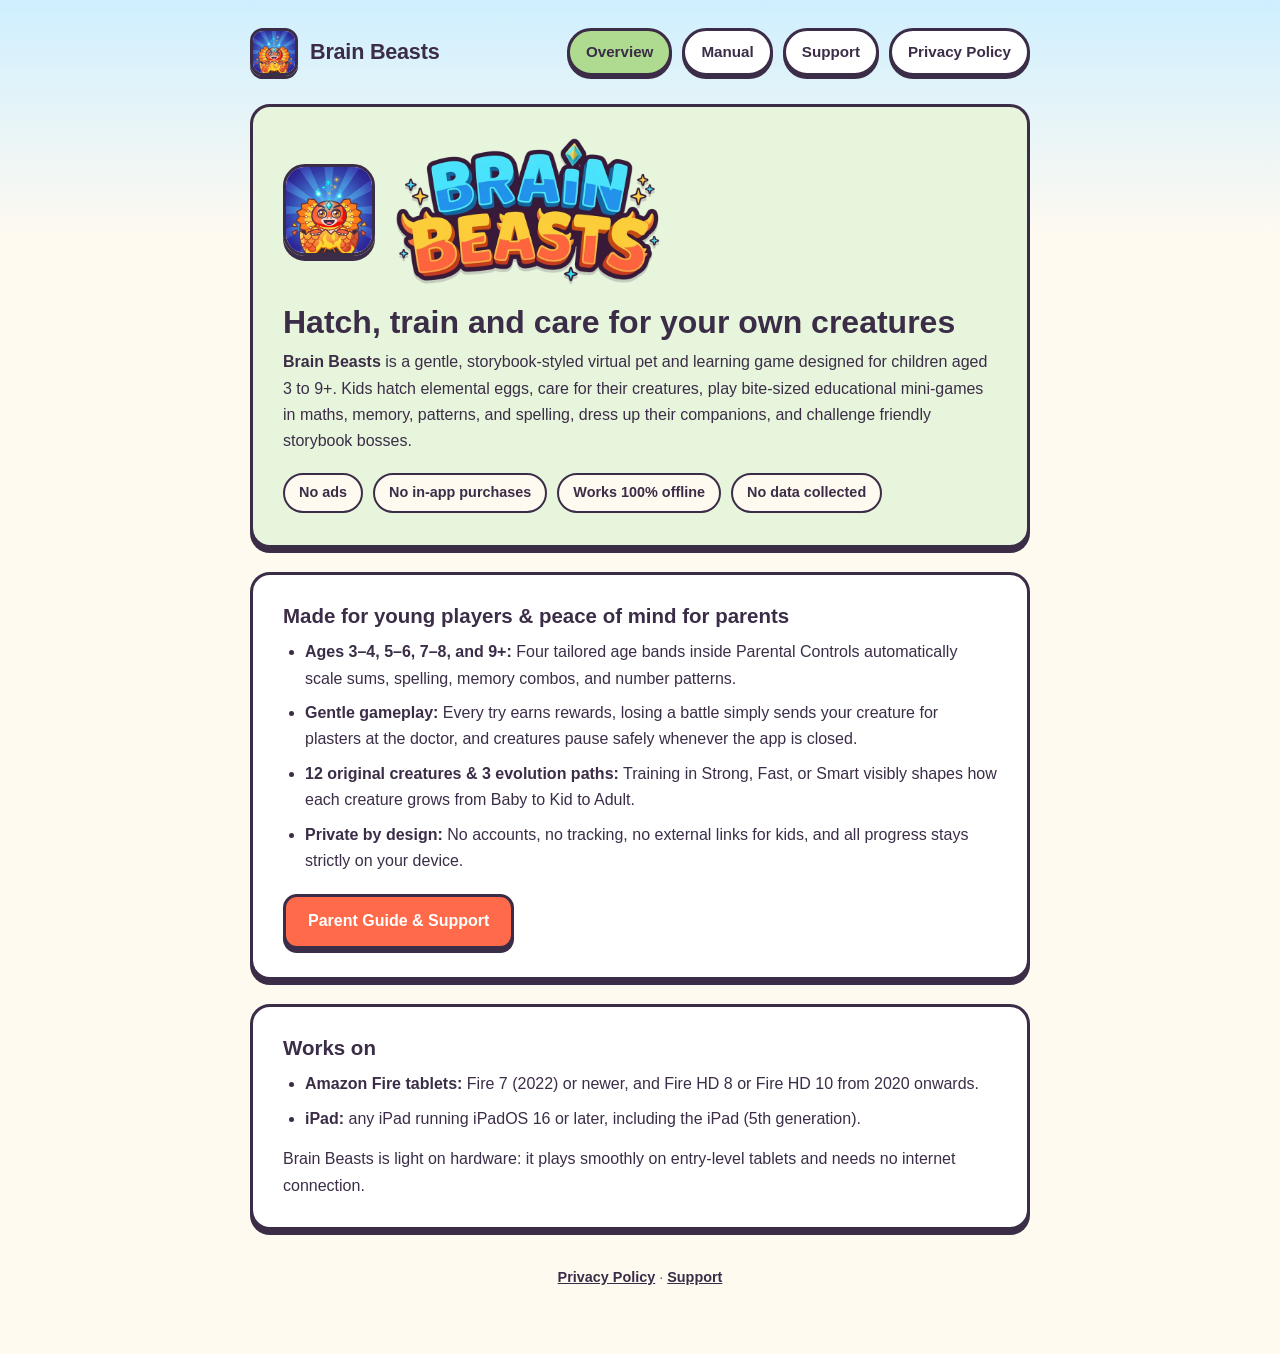
<file: index.html>
<!DOCTYPE html>
<html lang="en-AU">
<head>
  <meta charset="utf-8">
  <meta name="viewport" content="width=device-width, initial-scale=1">
  <title>Brain Beasts — Offline Kids' Pet &amp; Learning Game</title>
  <link rel="icon" type="image/png" href="icon.png">
  <link rel="apple-touch-icon" href="icon.png">
  <meta property="og:title" content="Brain Beasts — Offline Kids' Pet &amp; Learning Game">
  <meta property="og:description" content="Hatch elemental eggs, train your creatures with bite-sized maths, memory, patterns, and spelling games, and explore 100% offline with no ads or data collection.">
  <meta property="og:image" content="https://jlw-na.github.io/brain-beasts/icon.png">
  <link rel="stylesheet" href="style.css">
</head>
<body>
  <div class="wrap">
    <header class="site-header">
      <a class="brand" href="index.html">
        <img class="brand-icon" src="icon.png" alt="">
        <span>Brain Beasts</span>
      </a>
      <nav class="site-nav" aria-label="Main">
        <a href="index.html" class="active">Overview</a>
        <a href="manual.html">Manual</a>
        <a href="support.html">Support</a>
        <a href="privacy.html">Privacy Policy</a>
      </nav>
    </header>

    <main>
      <section class="card highlight">
        <div class="hero-brand">
          <img class="hero-icon" src="icon.png" alt="Brain Beasts app icon featuring Ember">
          <img class="hero-wordmark" src="wordmark.png" alt="Brain Beasts">
        </div>
        <h1>Hatch, train and care for your own creatures</h1>
        <p>
          <strong>Brain Beasts</strong> is a gentle, storybook-styled virtual pet and learning game
          designed for children aged 3 to 9+. Kids hatch elemental eggs, care for their creatures,
          play bite-sized educational mini-games in maths, memory, patterns, and spelling, dress up
          their companions, and challenge friendly storybook bosses.
        </p>
        <div class="pill-row">
          <span class="pill">No ads</span>
          <span class="pill">No in-app purchases</span>
          <span class="pill">Works 100% offline</span>
          <span class="pill">No data collected</span>
        </div>
      </section>

      <section class="card">
        <h2>Made for young players &amp; peace of mind for parents</h2>
        <ul>
          <li><strong>Ages 3–4, 5–6, 7–8, and 9+:</strong> Four tailored age bands inside Parental Controls automatically scale sums, spelling, memory combos, and number patterns.</li>
          <li><strong>Gentle gameplay:</strong> Every try earns rewards, losing a battle simply sends your creature for plasters at the doctor, and creatures pause safely whenever the app is closed.</li>
          <li><strong>12 original creatures &amp; 3 evolution paths:</strong> Training in Strong, Fast, or Smart visibly shapes how each creature grows from Baby to Kid to Adult.</li>
          <li><strong>Private by design:</strong> No accounts, no tracking, no external links for kids, and all progress stays strictly on your device.</li>
        </ul>
        <a class="btn" href="support.html">Parent Guide &amp; Support</a>
      </section>

      <section class="card">
        <h2>Works on</h2>
        <ul>
          <li><strong>Amazon Fire tablets:</strong> Fire 7 (2022) or newer, and Fire HD 8 or Fire HD 10 from 2020 onwards.</li>
          <li><strong>iPad:</strong> any iPad running iPadOS 16 or later, including the iPad (5th generation).</li>
        </ul>
        <p>Brain Beasts is light on hardware: it plays smoothly on entry-level tablets and needs no internet connection.</p>
      </section>
    </main>

    <footer class="site-footer">
      <p>
        <a href="privacy.html">Privacy Policy</a> &middot;
        <a href="support.html">Support</a>
      </p>
    </footer>
  </div>
</body>
</html>
</file>
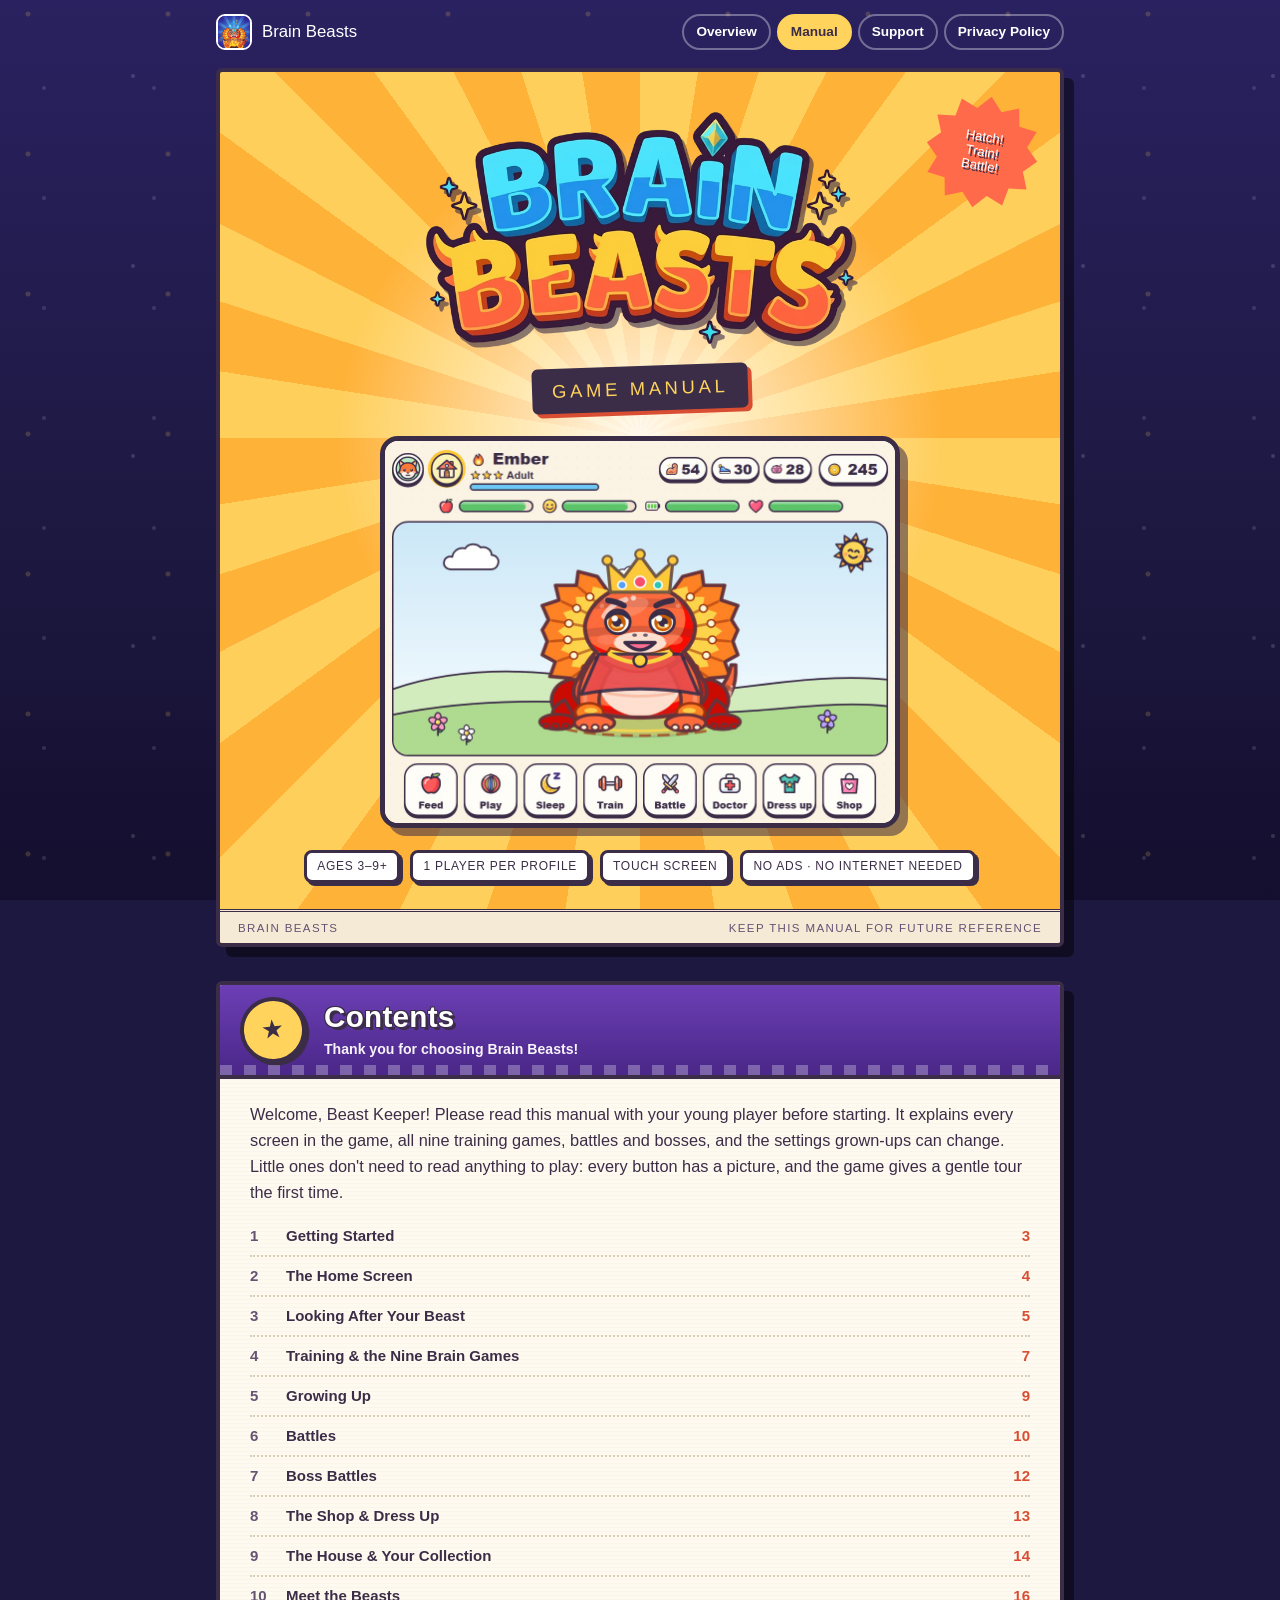
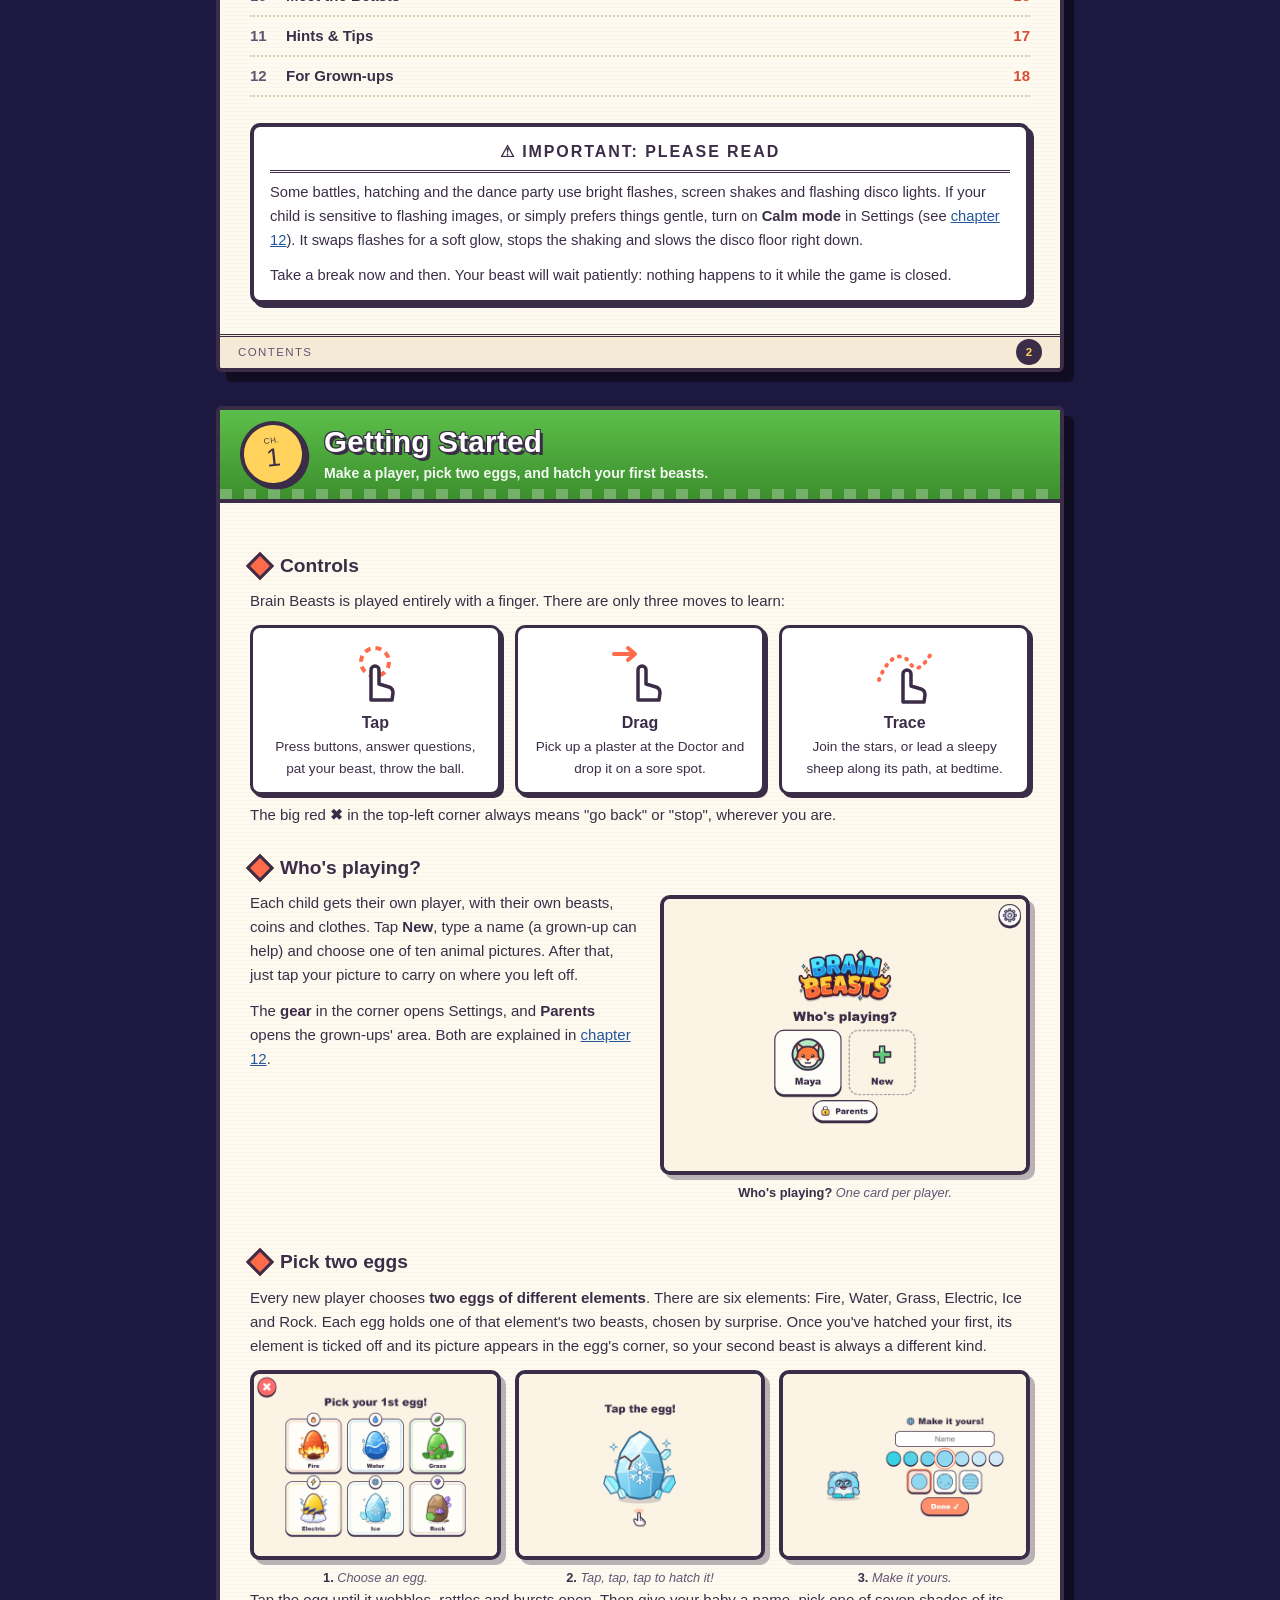
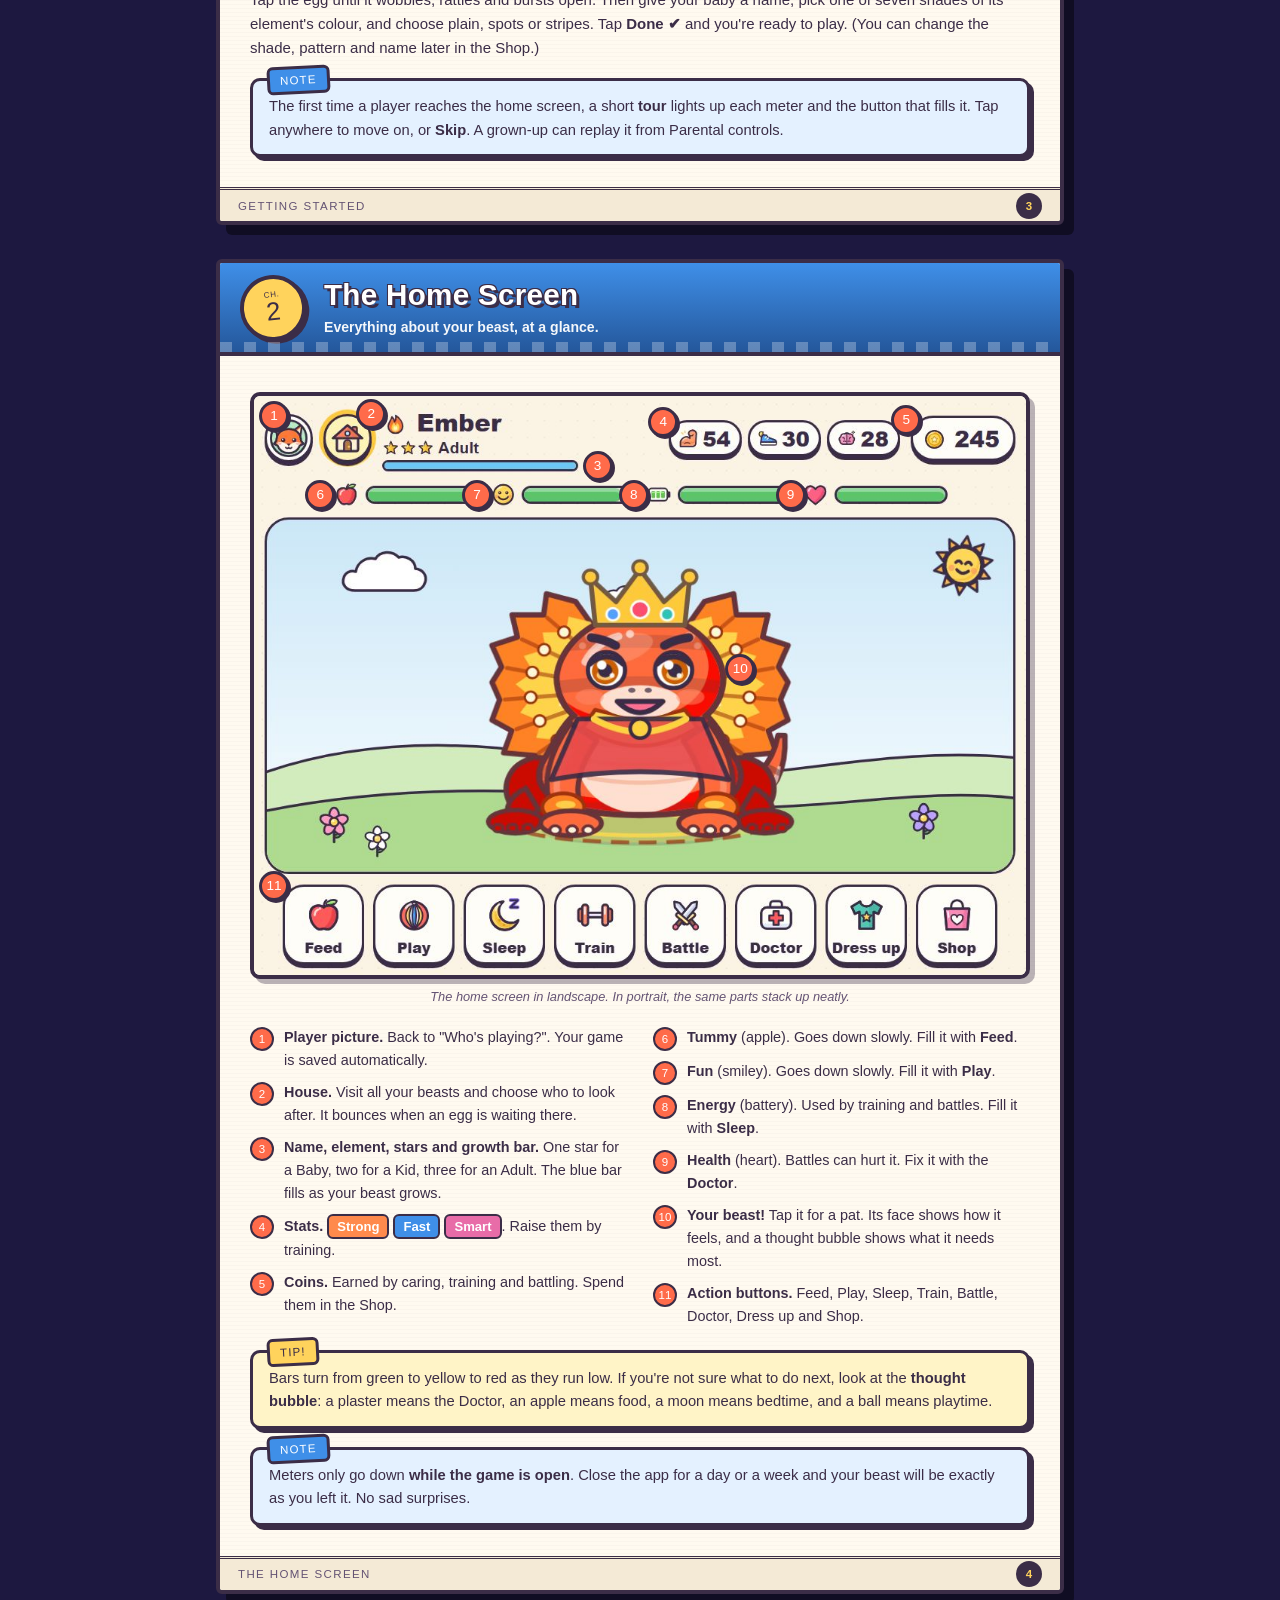
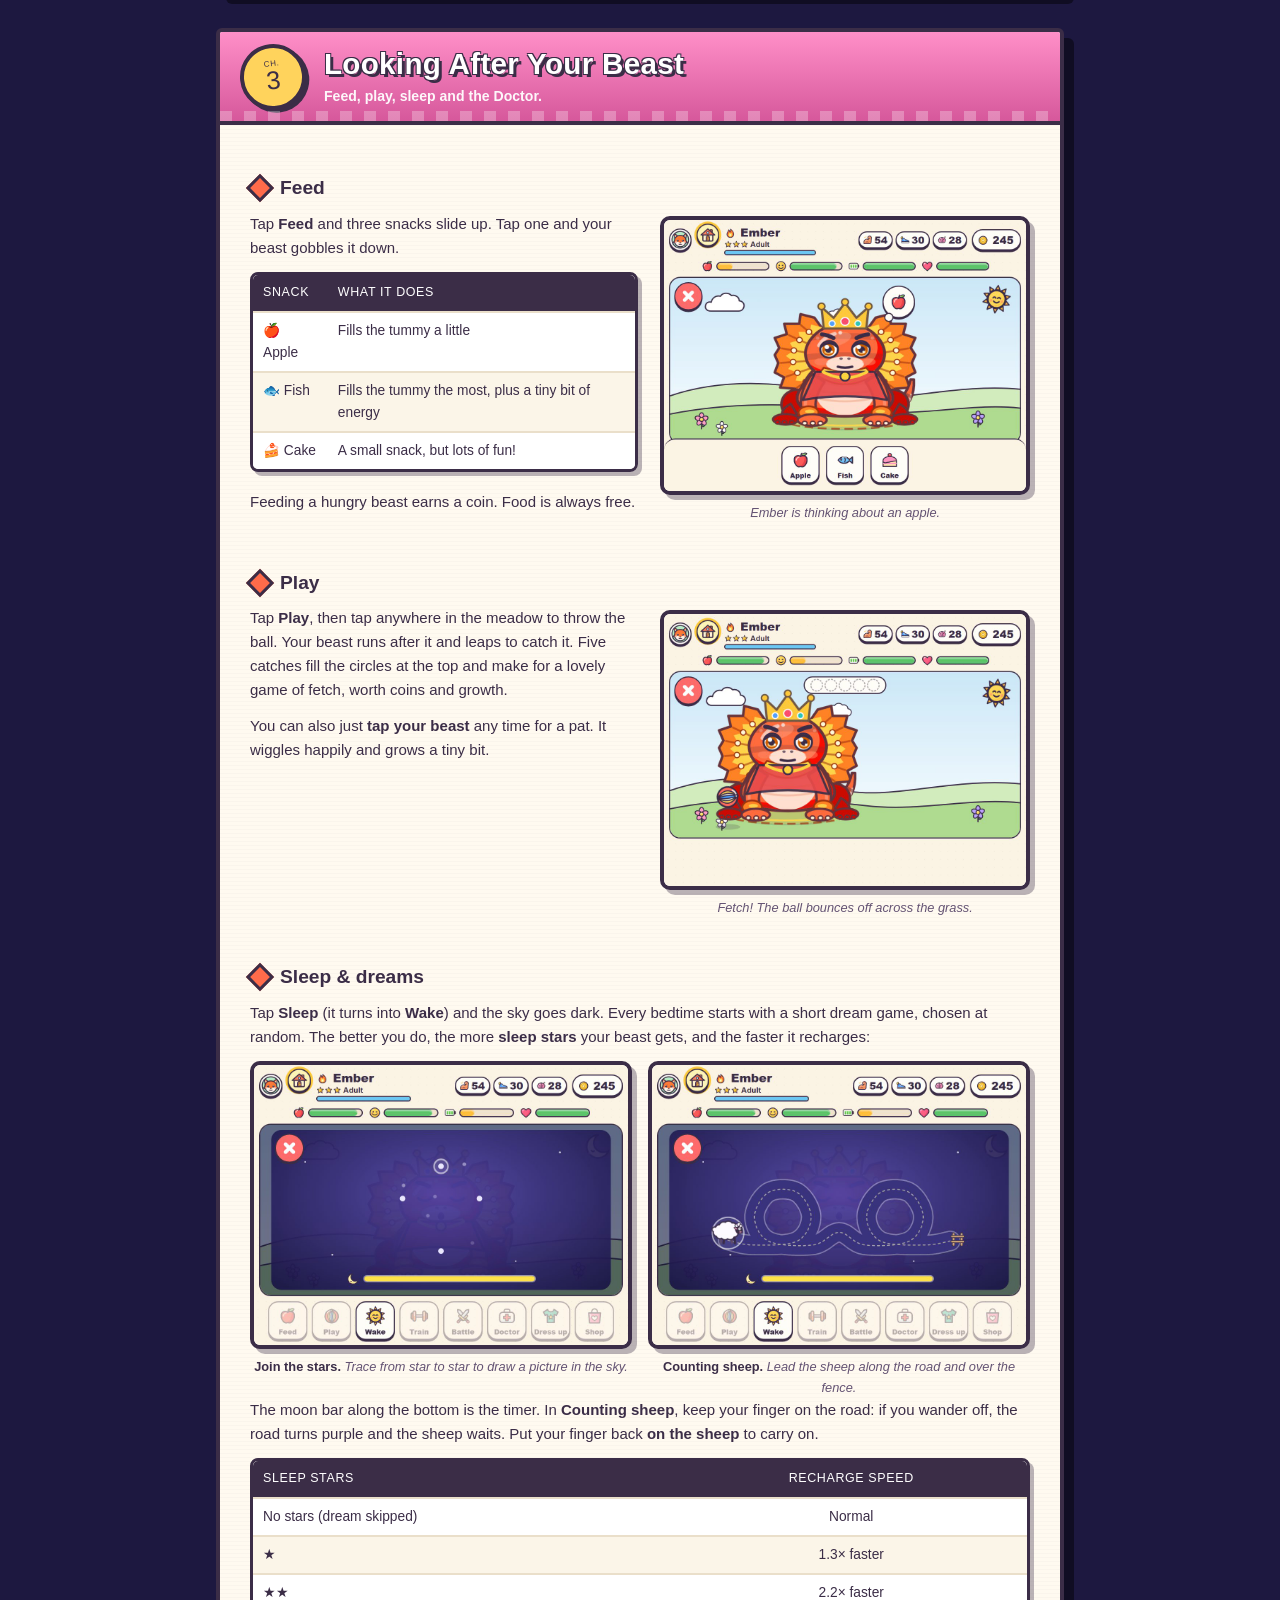
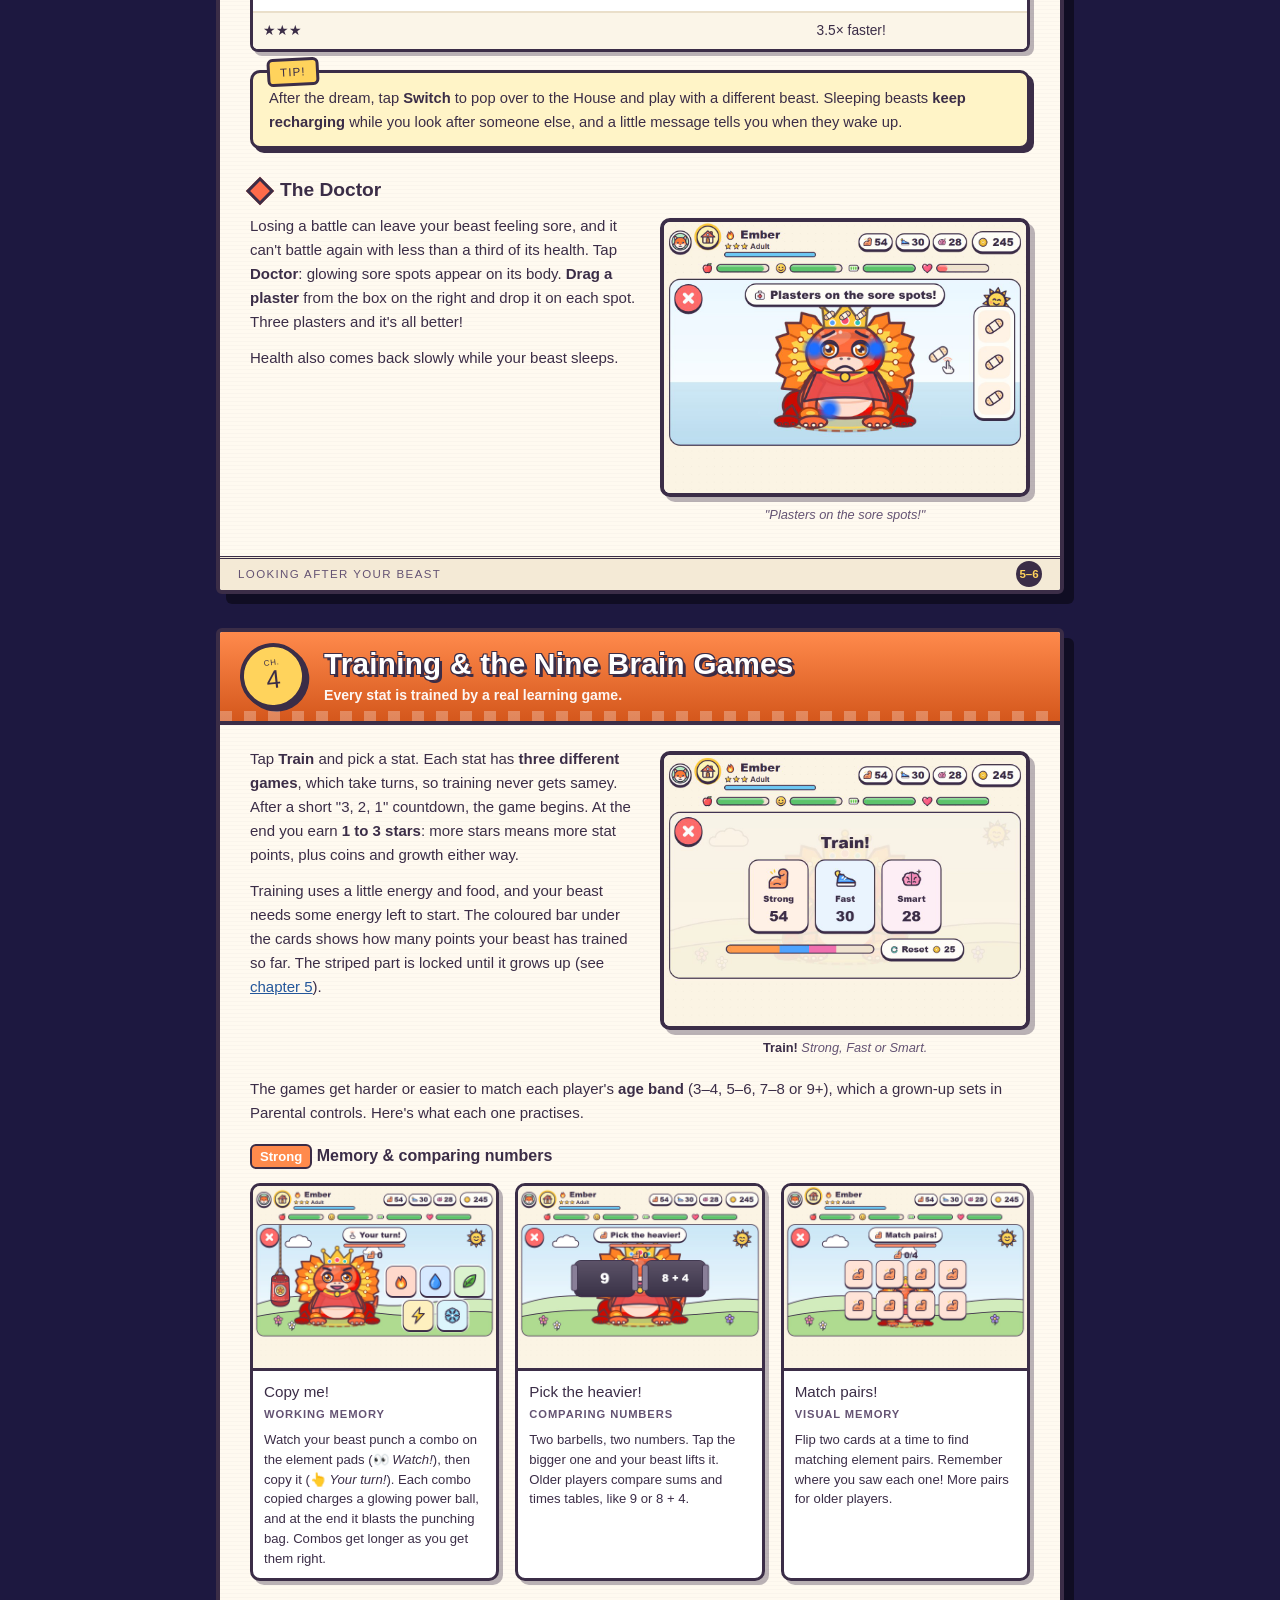
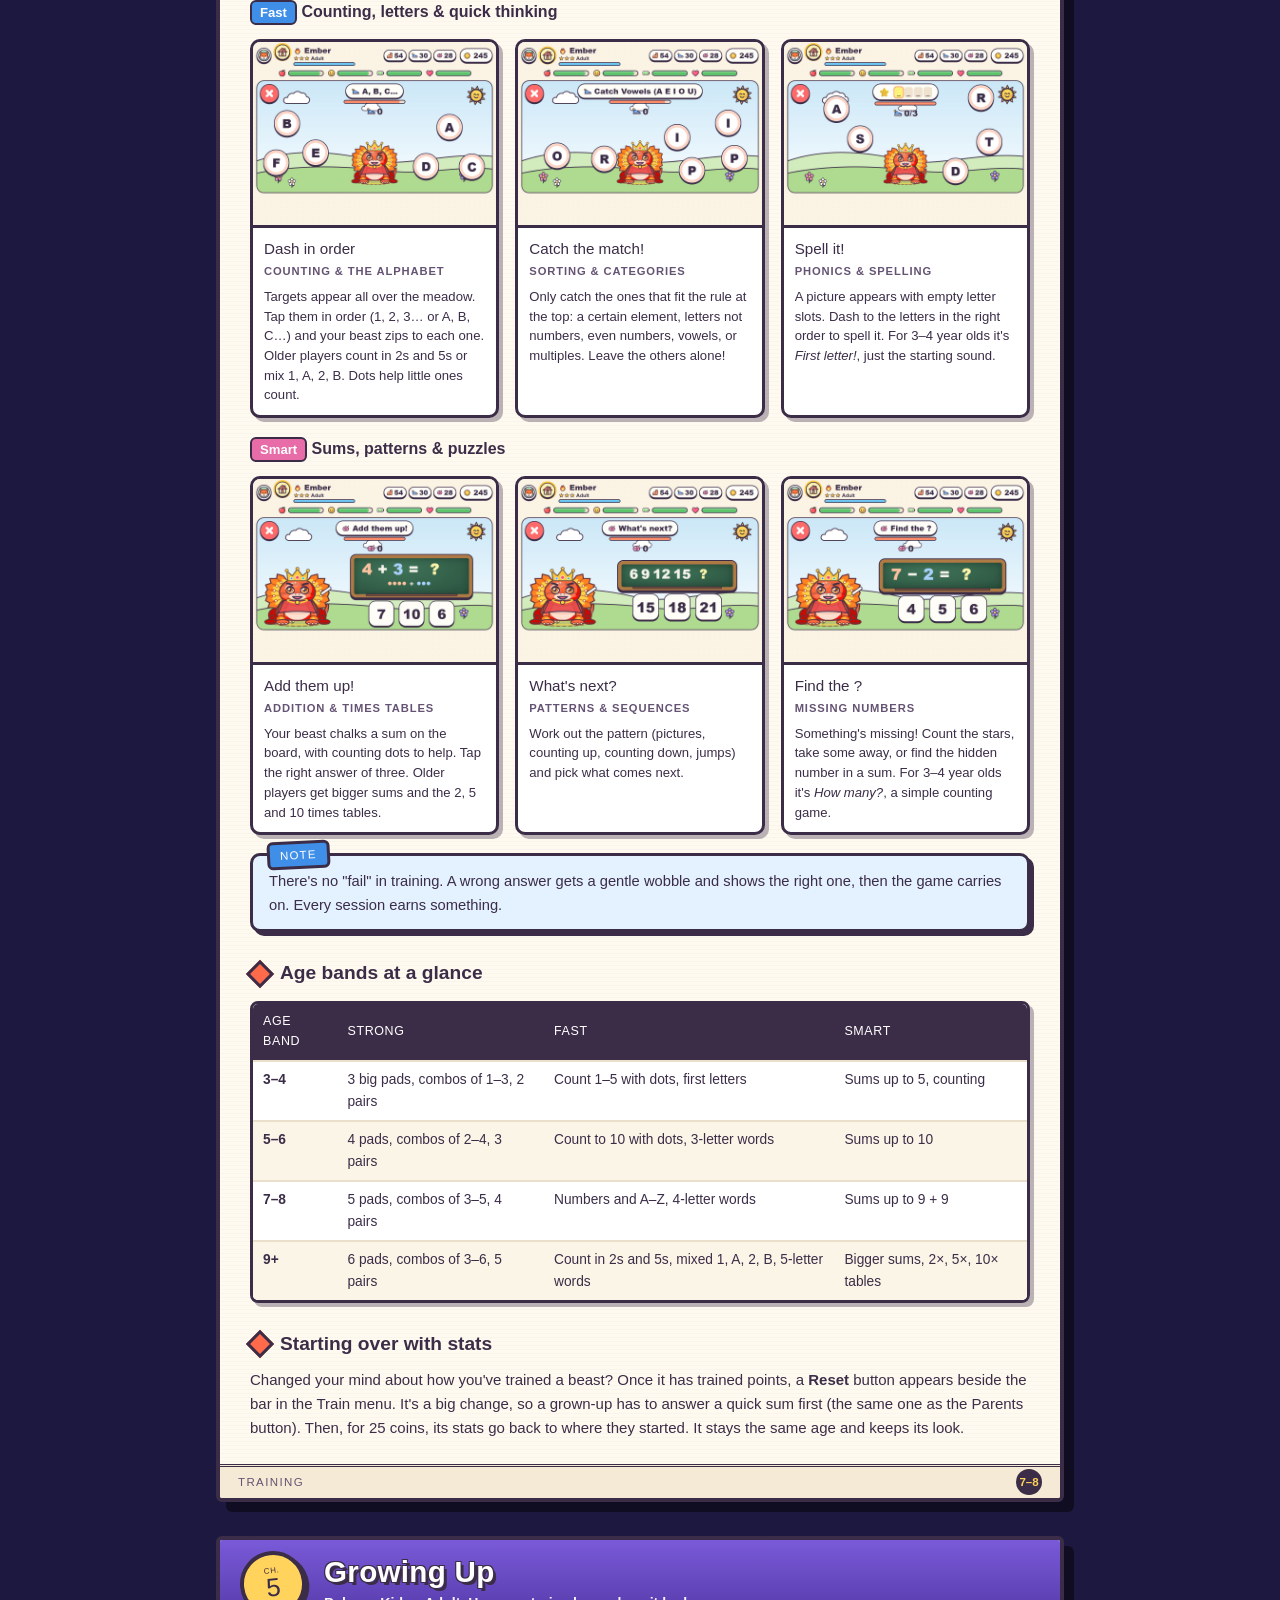
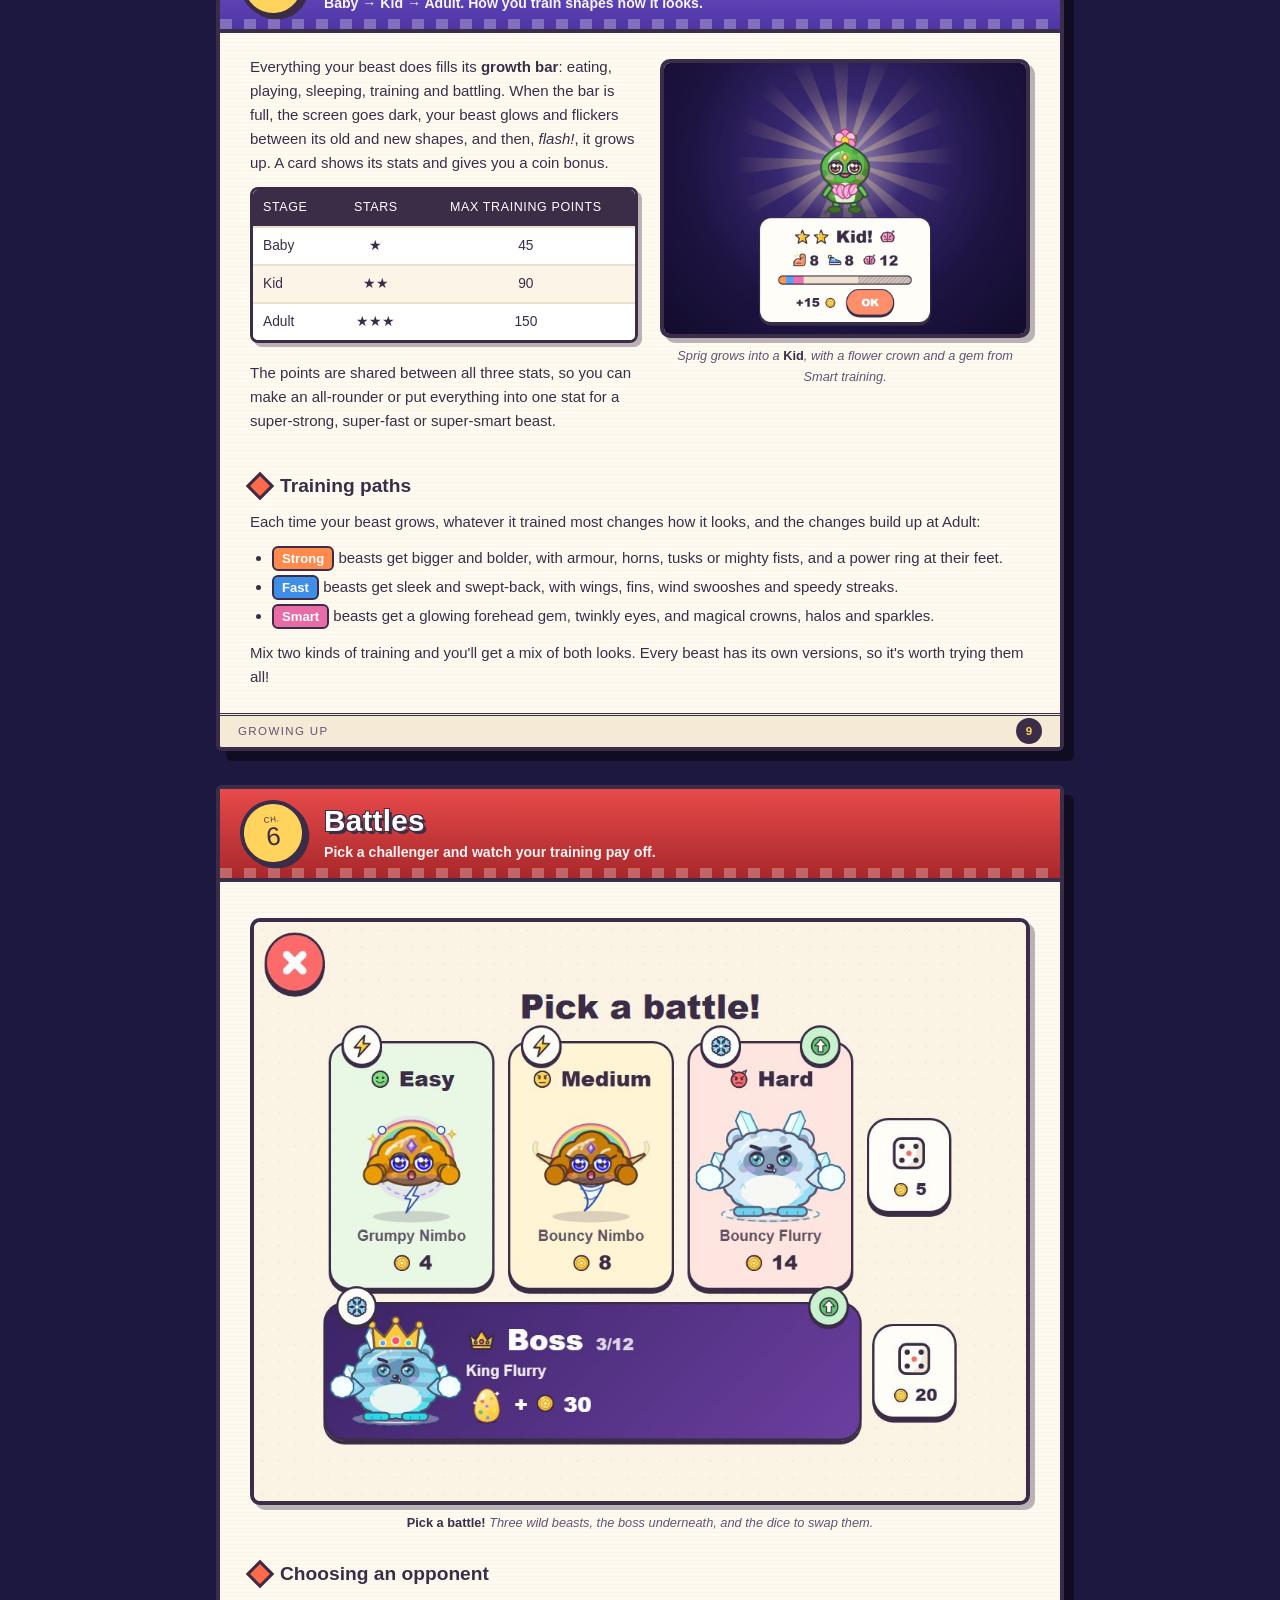
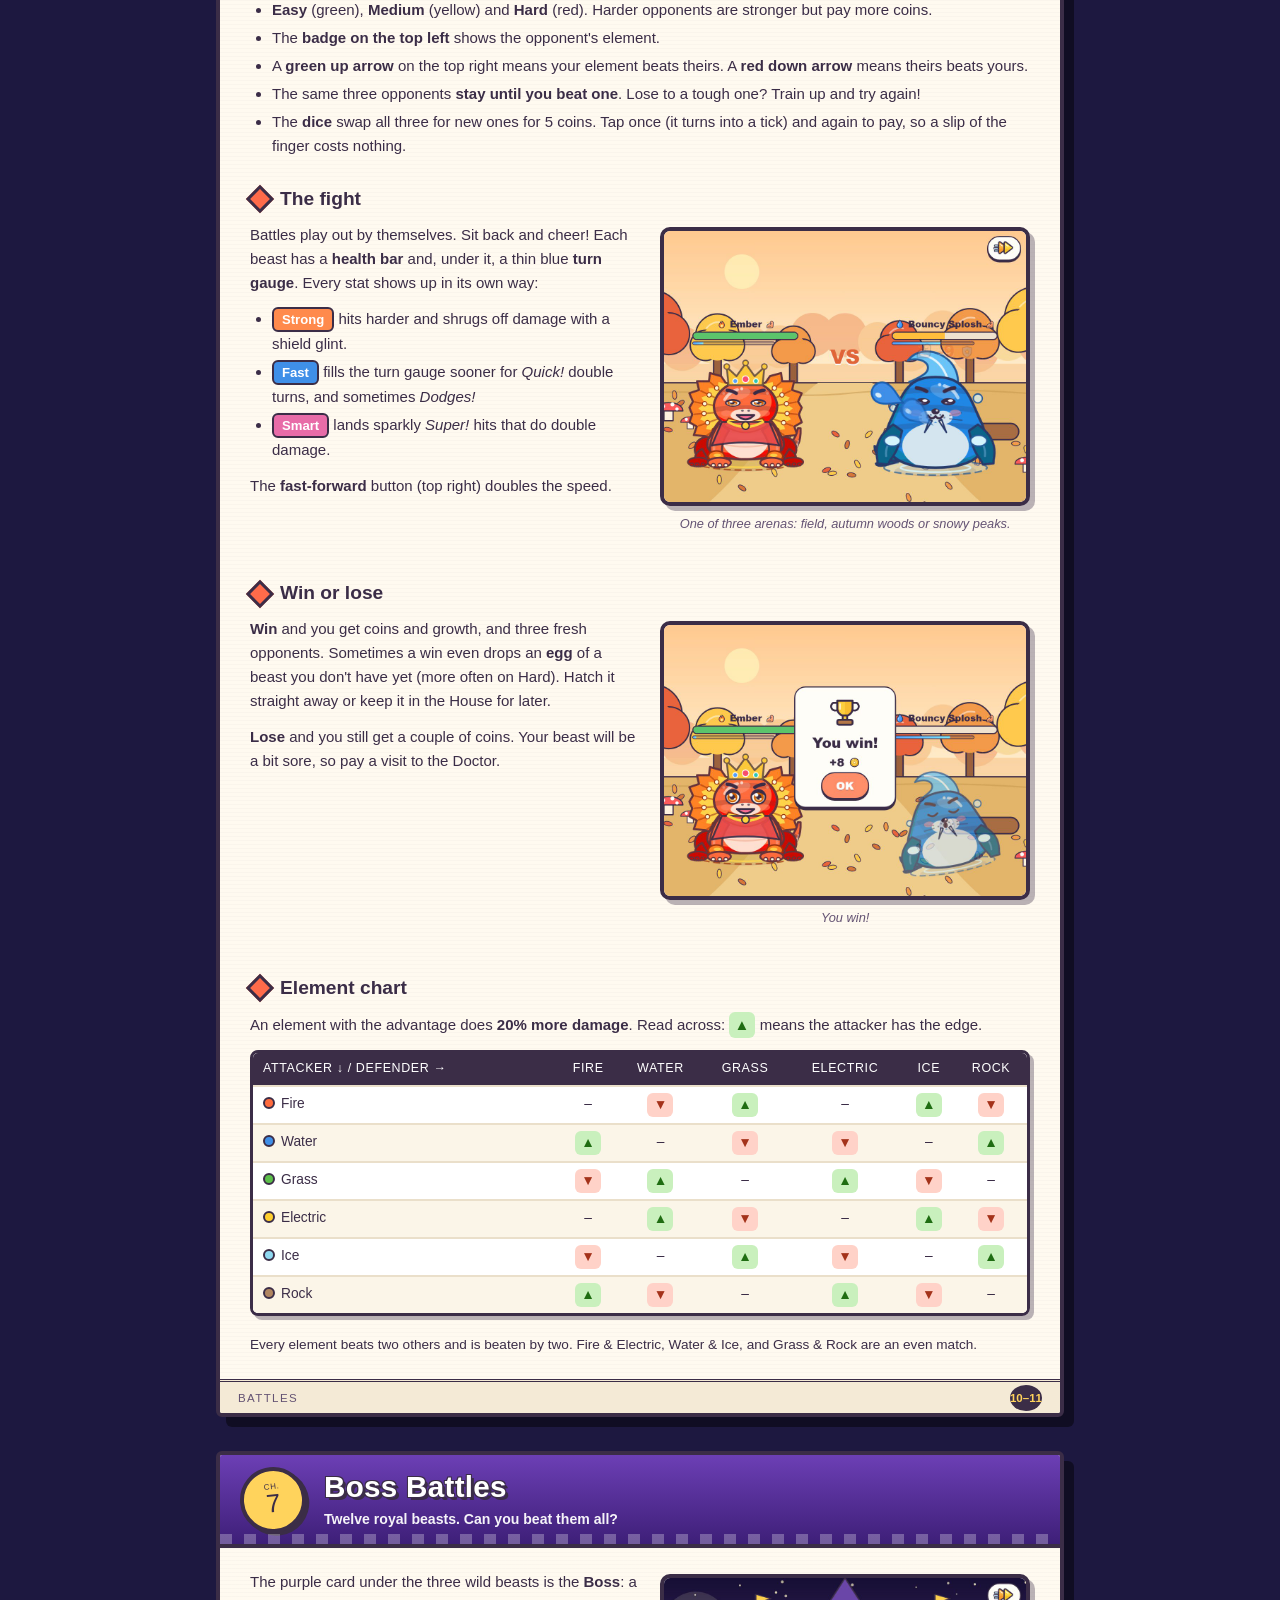
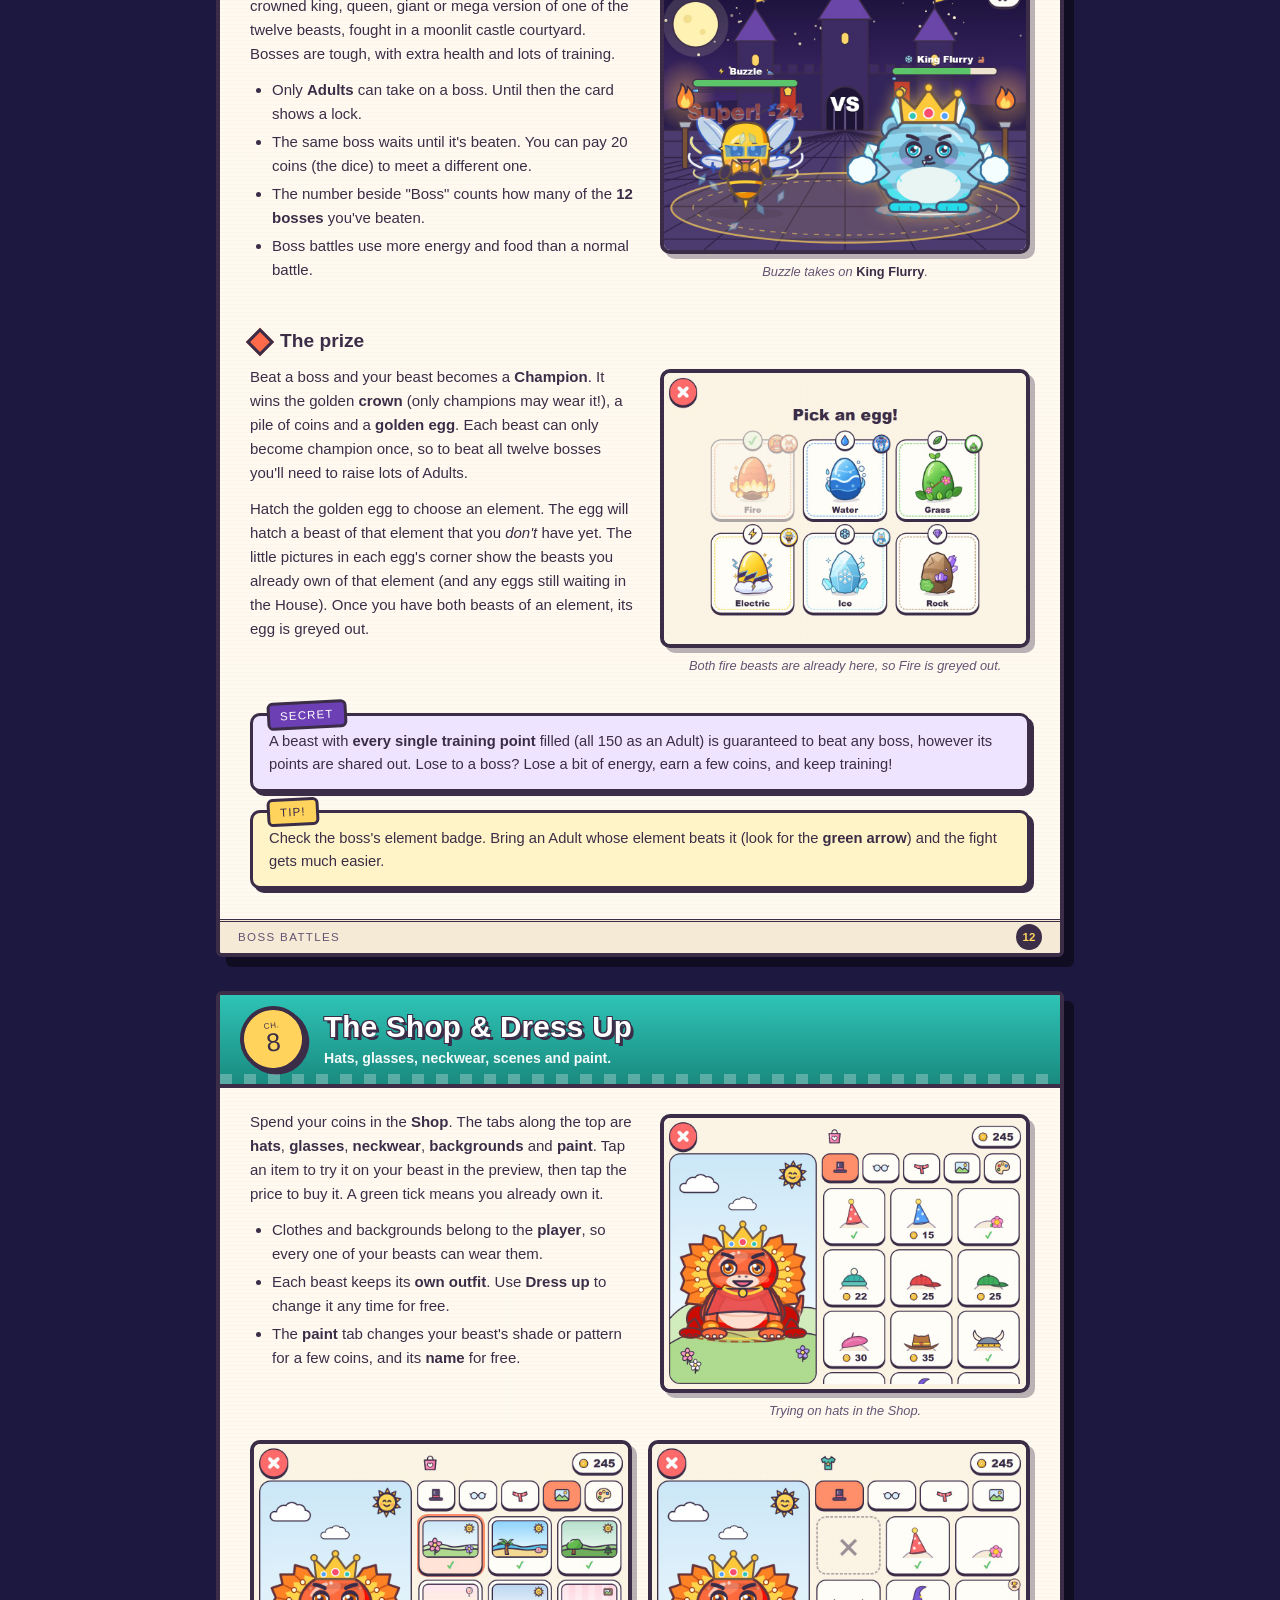
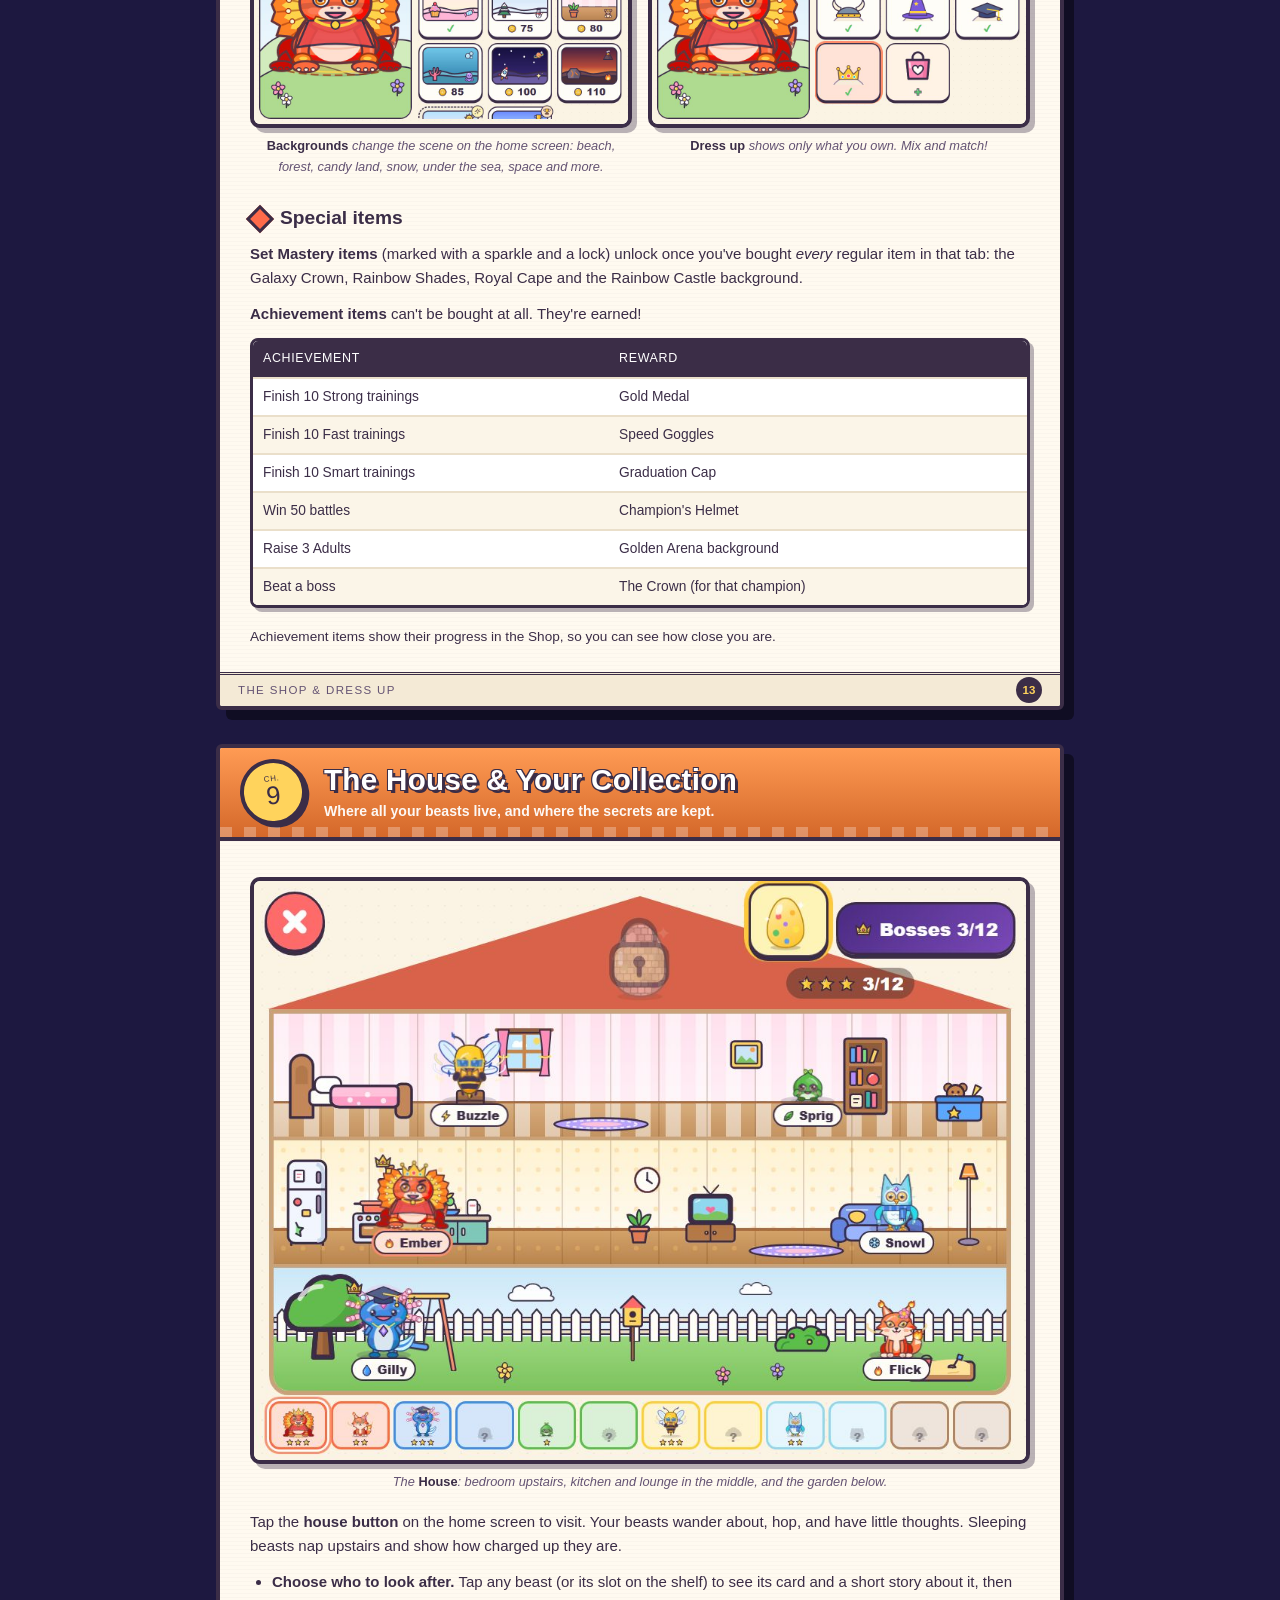
<file: manual.html>
<!DOCTYPE html>
<html lang="en-AU">
<head>
  <meta charset="utf-8">
  <meta name="viewport" content="width=device-width, initial-scale=1">
  <title>Game Manual — Brain Beasts</title>
  <meta name="description" content="The official Brain Beasts game manual: the screens, the care meters, all nine training games, battles, bosses, the house and parental controls.">
  <link rel="icon" type="image/png" href="icon.png">
  <link rel="apple-touch-icon" href="icon.png">
  <style>
    /* Game manual styling: a printed game manual, circa 2002. No external fonts or scripts. */
    :root {
      --ink: #3b2d47;
      --ink-soft: #645373;
      --paper: #fffaf0;
      --paper-dark: #f4ead6;
      --coral: #ff6b4a;
      --coral-dark: #d94e32;
      --gold: #ffd35c;
      --gold-dark: #e0a91f;
      --sky: #3f8fe8;
      --sky-dark: #24579b;
      --meadow: #5cbf4a;
      --plum: #6c3fb5;
      --night: #1d1840;
      --strong: #ff8a4c;
      --fast: #3f8fe8;
      --smart: #e86ca8;
      --head: "Arial Black", "Arial Bold", Gadget, "Helvetica Neue", Arial, sans-serif;
      --body: Verdana, Geneva, "Trebuchet MS", Tahoma, sans-serif;
    }
    * { box-sizing: border-box; }
    html, body { margin: 0; padding: 0; }
    body {
      background-color: var(--night);
      background-image:
        radial-gradient(circle at 20% 10%, rgba(255, 211, 92, 0.18) 0 2px, transparent 3px),
        radial-gradient(circle at 70% 40%, rgba(255, 255, 255, 0.14) 0 1.5px, transparent 2.5px),
        radial-gradient(circle at 40% 80%, rgba(255, 255, 255, 0.12) 0 1.5px, transparent 2.5px),
        linear-gradient(180deg, #2a2160 0%, #1d1840 60%, #140f2e 100%);
      background-size: 140px 140px, 190px 190px, 110px 110px, 100% 100%;
      background-attachment: fixed;
      color: var(--ink);
      font-family: var(--body);
      font-size: 15px;
      line-height: 1.6;
      -webkit-font-smoothing: antialiased;
    }
    a { color: var(--sky-dark); }
    img { max-width: 100%; height: auto; display: block; }

    /* ---------- Site bar ---------- */
    .sitebar {
      max-width: 880px; margin: 0 auto; padding: 14px 16px 0;
      display: flex; flex-wrap: wrap; align-items: center; justify-content: space-between; gap: 10px;
    }
    .sitebar .brand { display: inline-flex; align-items: center; gap: 10px; color: #fff; text-decoration: none; font-family: var(--head); font-size: 1.05rem; }
    .sitebar .brand img { width: 36px; height: 36px; border-radius: 9px; border: 2px solid #fff; }
    .sitebar nav { display: flex; flex-wrap: wrap; gap: 6px; }
    .sitebar nav a {
      color: #fff; text-decoration: none; font-weight: bold; font-size: 0.85rem;
      padding: 5px 12px; border-radius: 999px; border: 2px solid rgba(255, 255, 255, 0.35);
    }
    .sitebar nav a:hover, .sitebar nav a.active { background: var(--gold); color: var(--ink); border-color: var(--gold); }

    /* ---------- Booklet pages ---------- */
    .booklet { max-width: 880px; margin: 0 auto; padding: 18px 16px 60px; }
    .page {
      position: relative;
      background: var(--paper);
      background-image: repeating-linear-gradient(0deg, rgba(59, 45, 71, 0.025) 0 1px, transparent 1px 4px);
      border: 4px solid var(--ink);
      border-radius: 6px;
      box-shadow: 10px 10px 0 rgba(0, 0, 0, 0.45);
      margin: 0 0 34px;
      padding: 0 0 46px;
      overflow: hidden;
    }
    .page-body { padding: 22px 30px 0; }
    .folio {
      position: absolute; left: 0; right: 0; bottom: 0; height: 34px;
      display: flex; align-items: center; justify-content: space-between; padding: 0 18px;
      border-top: 3px double var(--ink); background: var(--paper-dark);
      font-family: var(--head); font-size: 0.72rem; letter-spacing: 0.12em; text-transform: uppercase; color: var(--ink-soft);
    }
    .folio b { display: inline-grid; place-items: center; min-width: 26px; height: 26px; border-radius: 50%; background: var(--ink); color: var(--gold); letter-spacing: 0; }

    /* Chapter banner across the top of a page */
    .banner {
      position: relative;
      background: linear-gradient(180deg, var(--c1, var(--coral)) 0%, var(--c2, var(--coral-dark)) 100%);
      border-bottom: 4px solid var(--ink);
      padding: 16px 30px 14px 104px;
      min-height: 84px;
      color: #fff;
    }
    .banner::after {
      content: ""; position: absolute; left: 0; right: 0; bottom: 0; height: 10px;
      background: repeating-linear-gradient(90deg, rgba(255, 255, 255, 0.28) 0 12px, transparent 12px 24px);
    }
    .banner .chap {
      position: absolute; left: 20px; top: 50%; transform: translateY(-50%) rotate(-6deg);
      width: 66px; height: 66px; border-radius: 50%;
      background: var(--gold); color: var(--ink); border: 4px solid var(--ink);
      box-shadow: 3px 3px 0 var(--ink);
      display: grid; place-items: center; text-align: center;
      font-family: var(--head); font-size: 1.6rem; line-height: 1;
    }
    .banner .chap small { display: block; font-size: 0.5rem; letter-spacing: 0.08em; }
    .banner h2 {
      margin: 0; font-family: var(--head); font-size: 1.85rem; line-height: 1.1; letter-spacing: 0.01em;
      text-shadow: 3px 3px 0 var(--ink), -1px -1px 0 var(--ink), 1px -1px 0 var(--ink), -1px 1px 0 var(--ink);
    }
    .banner p { margin: 4px 0 0; font-weight: bold; font-size: 0.88rem; opacity: 0.95; }

    h3 {
      font-family: var(--head); font-size: 1.2rem; margin: 26px 0 8px; color: var(--ink);
      display: flex; align-items: center; gap: 10px;
    }
    h3::before {
      content: ""; flex: none; width: 14px; height: 14px; background: var(--coral); border: 3px solid var(--ink);
      transform: rotate(45deg);
    }
    h4 { font-family: var(--head); font-size: 1rem; margin: 18px 0 4px; }
    p { margin: 0 0 12px; }
    ul, ol { margin: 0 0 12px; padding-left: 22px; }
    li { margin-bottom: 4px; }
    strong { color: var(--ink); }
    .lede { font-size: 1.02rem; }

    /* ---------- Cover ---------- */
    .cover {
      text-align: center;
      background:
        radial-gradient(circle at 50% 42%, rgba(255, 255, 255, 0.9) 0, rgba(255, 255, 255, 0) 46%),
        repeating-conic-gradient(from 0deg at 50% 42%, #ffcf5c 0deg 9deg, #ffb238 9deg 18deg);
      padding: 34px 24px 60px;
    }
    .cover .wordmark { width: min(440px, 88%); margin: 0 auto 6px; filter: drop-shadow(4px 5px 0 rgba(59, 45, 71, 0.6)); }
    .cover .subtitle {
      display: inline-block; margin: 10px 0 18px; padding: 8px 20px;
      background: var(--ink); color: var(--gold); border-radius: 6px;
      font-family: var(--head); font-size: 1.15rem; letter-spacing: 0.2em; text-transform: uppercase;
      transform: rotate(-2deg); box-shadow: 4px 4px 0 var(--coral-dark);
    }
    .cover-shot {
      width: min(520px, 100%); margin: 6px auto 0; border: 5px solid var(--ink); border-radius: 18px;
      box-shadow: 8px 8px 0 rgba(59, 45, 71, 0.55); overflow: hidden; background: #fff;
    }
    .cover .badges { display: flex; flex-wrap: wrap; justify-content: center; gap: 10px; margin-top: 22px; }
    .badge {
      background: #fff; border: 3px solid var(--ink); border-radius: 8px; padding: 4px 10px;
      font-family: var(--head); font-size: 0.75rem; letter-spacing: 0.06em; text-transform: uppercase;
      box-shadow: 3px 3px 0 var(--ink);
    }
    .burst {
      position: absolute; right: 22px; top: 24px; width: 112px; height: 112px;
      display: grid; place-items: center; text-align: center;
      font-family: var(--head); font-size: 0.82rem; line-height: 1.1; color: #fff;
      background: var(--coral);
      clip-path: polygon(50% 0, 61% 12%, 76% 6%, 79% 22%, 95% 24%, 89% 39%, 100% 50%, 89% 61%, 95% 76%, 79% 78%, 76% 94%, 61% 88%, 50% 100%, 39% 88%, 24% 94%, 21% 78%, 5% 76%, 11% 61%, 0 50%, 11% 39%, 5% 24%, 21% 22%, 24% 6%, 39% 12%);
      transform: rotate(10deg);
      text-shadow: 2px 2px 0 var(--ink);
    }

    /* ---------- Screenshots ---------- */
    figure { margin: 14px 0 18px; }
    .shot { border: 4px solid var(--ink); border-radius: 10px; overflow: hidden; background: #fff; box-shadow: 5px 5px 0 rgba(59, 45, 71, 0.35); }
    figcaption {
      margin-top: 8px; font-size: 0.8rem; color: var(--ink-soft); font-style: italic; text-align: center;
    }
    figcaption b { font-style: normal; color: var(--ink); }
    .duo { display: grid; grid-template-columns: 1fr 1fr; gap: 16px; }
    .trio { display: grid; grid-template-columns: repeat(3, 1fr); gap: 14px; }
    .duo figure, .trio figure { margin: 0; }
    .split { display: grid; grid-template-columns: 1.05fr 1fr; gap: 22px; align-items: start; }
    .split > figure { margin-top: 4px; }

    /* Numbered callouts over the annotated home screen */
    .annotated { position: relative; }
    .pin {
      position: absolute; transform: translate(-50%, -50%);
      width: clamp(20px, 3.4vw, 30px); height: clamp(20px, 3.4vw, 30px);
      border-radius: 50%; background: var(--coral); color: #fff; border: 3px solid var(--ink);
      display: grid; place-items: center; font-family: var(--head); font-size: clamp(0.6rem, 1.5vw, 0.85rem);
      box-shadow: 2px 2px 0 var(--ink);
    }
    .legend { list-style: none; padding: 0; margin: 12px 0 0; columns: 2; column-gap: 26px; }
    .legend li { break-inside: avoid; display: flex; gap: 10px; margin-bottom: 9px; font-size: 0.9rem; }
    .legend .n {
      flex: none; width: 24px; height: 24px; border-radius: 50%; background: var(--coral); color: #fff;
      border: 2px solid var(--ink); display: grid; place-items: center; font-family: var(--head); font-size: 0.72rem; margin-top: 1px;
    }

    /* ---------- Boxes ---------- */
    .tip, .note, .warn, .secret {
      position: relative; border: 3px solid var(--ink); border-radius: 10px; padding: 14px 16px 12px 16px;
      margin: 18px 0; box-shadow: 4px 4px 0 var(--ink); font-size: 0.92rem;
    }
    .tip { background: #fff4c7; }
    .note { background: #e4f1ff; }
    .secret { background: #efe4ff; }
    .warn { background: #fff; border-width: 4px; }
    .tip > .tag, .note > .tag, .secret > .tag {
      position: absolute; top: -15px; left: 14px; padding: 2px 10px; border: 3px solid var(--ink); border-radius: 6px;
      font-family: var(--head); font-size: 0.72rem; letter-spacing: 0.1em; text-transform: uppercase; transform: rotate(-3deg);
    }
    .tip > .tag { background: var(--gold); }
    .note > .tag { background: var(--sky); color: #fff; }
    .secret > .tag { background: var(--plum); color: #fff; }
    .tip p:last-child, .note p:last-child, .secret p:last-child, .warn p:last-child { margin-bottom: 0; }
    .warn h4 {
      margin: -2px 0 8px; font-size: 1rem; text-transform: uppercase; letter-spacing: 0.12em; text-align: center;
      border-bottom: 3px double var(--ink); padding-bottom: 6px;
    }

    /* ---------- Tables ---------- */
    .table-wrap { overflow-x: auto; margin: 12px 0 18px; border: 3px solid var(--ink); border-radius: 8px; box-shadow: 4px 4px 0 rgba(59, 45, 71, 0.35); }
    table { width: 100%; border-collapse: collapse; font-size: 0.86rem; background: #fff; }
    th {
      background: var(--ink); color: #fff; font-family: var(--head); font-weight: normal; font-size: 0.78rem;
      letter-spacing: 0.05em; text-transform: uppercase; text-align: left; padding: 8px 10px;
    }
    td { padding: 7px 10px; border-top: 2px solid #eadfca; vertical-align: top; }
    tr:nth-child(even) td { background: #fbf5e8; }
    td.num, th.num { text-align: center; white-space: nowrap; }

    /* Element chart */
    .chart td, .chart th { text-align: center; padding: 6px 4px; }
    .chart th:first-child, .chart td:first-child { text-align: left; padding-left: 10px; white-space: nowrap; }
    .hit { display: inline-block; min-width: 26px; padding: 1px 5px; border-radius: 6px; font-weight: bold; }
    .hit.up { background: #c9f0bd; color: #1f6d12; }
    .hit.down { background: #ffd2c8; color: #a4321a; }
    .el { display: inline-block; width: 12px; height: 12px; border-radius: 50%; border: 2px solid var(--ink); margin-right: 6px; vertical-align: -1px; }

    /* Stat chips */
    .stat { display: inline-block; padding: 0 8px; border-radius: 6px; border: 2px solid var(--ink); color: #fff; font-weight: bold; font-size: 0.82rem; }
    .stat.s { background: var(--strong); }
    .stat.f { background: var(--fast); }
    .stat.m { background: var(--smart); }
    .stat.a { background: linear-gradient(90deg, var(--strong), var(--fast), var(--smart)); text-shadow: 0 1px 0 rgba(59, 45, 71, 0.6); }
    /* Meet the Beasts: stat chips sit in the middle of their columns */
    .beasts th.mid, .beasts td:nth-child(n+3) { text-align: center; }

    /* Training game cards */
    .games { display: grid; grid-template-columns: repeat(3, 1fr); gap: 16px; margin: 14px 0 6px; }
    .game { background: #fff; border: 3px solid var(--ink); border-radius: 10px; overflow: hidden; box-shadow: 4px 4px 0 rgba(59, 45, 71, 0.35); display: flex; flex-direction: column; }
    .game img { border-bottom: 3px solid var(--ink); }
    .game .gt { padding: 9px 11px 0; font-family: var(--head); font-size: 0.95rem; }
    .game .gs { padding: 2px 11px 0; font-size: 0.7rem; font-weight: bold; letter-spacing: 0.08em; text-transform: uppercase; color: var(--ink-soft); }
    .game p { padding: 6px 11px 10px; margin: 0; font-size: 0.82rem; line-height: 1.5; }

    /* Contents */
    .toc { list-style: none; padding: 0; margin: 6px 0 0; counter-reset: toc; }
    .toc li { display: flex; align-items: baseline; gap: 8px; margin: 0; padding: 7px 0; border-bottom: 2px dotted #d9cdb4; font-weight: bold; }
    .toc li a { color: var(--ink); text-decoration: none; }
    .toc li a:hover { color: var(--coral-dark); }
    .toc .dots { flex: 1; }
    .toc .pg { font-family: var(--head); color: var(--coral-dark); }
    .toc .cn { font-family: var(--head); color: var(--ink-soft); width: 28px; }

    .controls { display: grid; grid-template-columns: repeat(3, 1fr); gap: 14px; margin: 12px 0 8px; }
    .control { background: #fff; border: 3px solid var(--ink); border-radius: 10px; padding: 12px; text-align: center; box-shadow: 3px 3px 0 var(--ink); font-size: 0.85rem; }
    .control svg { width: 64px; height: 64px; display: block; margin: 0 auto 6px; }
    .control b { display: block; font-family: var(--head); font-size: 1rem; }

    .back-cover { text-align: center; background: linear-gradient(180deg, #2c208f 0%, #1d1840 100%); color: #fff; padding: 34px 24px 70px; }
    .back-cover h2 { font-family: var(--head); font-size: 1.6rem; margin: 10px 0; text-shadow: 3px 3px 0 #000; }
    .back-cover a { color: var(--gold); font-weight: bold; }
    .back-cover .folio { background: #140f2e; color: #a99fd8; border-top-color: #a99fd8; }
    .back-cover .icon-big { width: 110px; height: 110px; border-radius: 24px; border: 4px solid #fff; margin: 0 auto; box-shadow: 6px 6px 0 rgba(0, 0, 0, 0.5); }

    @media (max-width: 720px) {
      body { font-size: 14.5px; }
      .booklet { padding: 14px 16px 40px; }
      .page { box-shadow: 6px 6px 0 rgba(0, 0, 0, 0.45); }
      .page-body { padding: 18px 16px 0; }
      .banner { padding: 14px 16px 14px 86px; min-height: 76px; }
      .banner .chap { left: 12px; width: 58px; height: 58px; font-size: 1.35rem; }
      .banner h2 { font-size: 1.4rem; }
      .split, .duo { grid-template-columns: 1fr; }
      .trio, .games, .controls { grid-template-columns: 1fr 1fr; }
      .legend { columns: 1; }
      .burst { width: 86px; height: 86px; font-size: 0.66rem; right: 8px; top: 10px; }
    }
    @media (max-width: 440px) {
      .trio, .games, .controls { grid-template-columns: 1fr; }
    }
    @media print {
      body { background: #fff; }
      .sitebar { display: none; }
      .page { box-shadow: none; break-inside: avoid-page; }
    }
  </style>
</head>
<body>
  <header class="sitebar">
    <a class="brand" href="index.html"><img src="icon.png" alt="">Brain Beasts</a>
    <nav aria-label="Main">
      <a href="index.html">Overview</a>
      <a href="manual.html" class="active">Manual</a>
      <a href="support.html">Support</a>
      <a href="privacy.html">Privacy Policy</a>
    </nav>
  </header>

  <main class="booklet">

    <!-- ===================== COVER ===================== -->
    <section class="page cover" aria-label="Cover">
      <div class="burst">Hatch!<br>Train!<br>Battle!</div>
      <img class="wordmark" src="wordmark.png" alt="Brain Beasts" width="440" height="220">
      <div class="subtitle">Game Manual</div>
      <div class="cover-shot"><img src="manual/home.jpg" alt="Ember the fire beast, crowned, on the home screen" width="1024" height="768"></div>
      <div class="badges">
        <span class="badge">Ages 3–9+</span>
        <span class="badge">1 player per profile</span>
        <span class="badge">Touch screen</span>
        <span class="badge">No ads · No internet needed</span>
      </div>
      <div class="folio"><span>Brain Beasts</span><span>Keep this manual for future reference</span></div>
    </section>

    <!-- ===================== CONTENTS ===================== -->
    <section class="page" id="contents" aria-labelledby="contents-h">
      <div class="banner" style="--c1:#6c3fb5;--c2:#4a2788">
        <div class="chap">★</div>
        <h2 id="contents-h">Contents</h2>
        <p>Thank you for choosing Brain Beasts!</p>
      </div>
      <div class="page-body">
        <p class="lede">
          Welcome, Beast Keeper! Please read this manual with your young player before starting. It
          explains every screen in the game, all nine training games, battles and bosses, and the
          settings grown-ups can change. Little ones don't need to read anything to play: every button
          has a picture, and the game gives a gentle tour the first time.
        </p>
        <ol class="toc">
          <li><span class="cn">1</span><a href="#start">Getting Started</a><span class="dots"></span><span class="pg">3</span></li>
          <li><span class="cn">2</span><a href="#home">The Home Screen</a><span class="dots"></span><span class="pg">4</span></li>
          <li><span class="cn">3</span><a href="#care">Looking After Your Beast</a><span class="dots"></span><span class="pg">5</span></li>
          <li><span class="cn">4</span><a href="#train">Training &amp; the Nine Brain Games</a><span class="dots"></span><span class="pg">7</span></li>
          <li><span class="cn">5</span><a href="#grow">Growing Up</a><span class="dots"></span><span class="pg">9</span></li>
          <li><span class="cn">6</span><a href="#battle">Battles</a><span class="dots"></span><span class="pg">10</span></li>
          <li><span class="cn">7</span><a href="#boss">Boss Battles</a><span class="dots"></span><span class="pg">12</span></li>
          <li><span class="cn">8</span><a href="#shop">The Shop &amp; Dress Up</a><span class="dots"></span><span class="pg">13</span></li>
          <li><span class="cn">9</span><a href="#house">The House &amp; Your Collection</a><span class="dots"></span><span class="pg">14</span></li>
          <li><span class="cn">10</span><a href="#beasts">Meet the Beasts</a><span class="dots"></span><span class="pg">16</span></li>
          <li><span class="cn">11</span><a href="#tips">Hints &amp; Tips</a><span class="dots"></span><span class="pg">17</span></li>
          <li><span class="cn">12</span><a href="#parents">For Grown-ups</a><span class="dots"></span><span class="pg">18</span></li>
        </ol>
        <div class="warn" style="margin-top:26px">
          <h4>⚠ Important: please read</h4>
          <p>
            Some battles, hatching and the dance party use bright flashes, screen shakes and flashing
            disco lights. If your child is sensitive to flashing images, or simply prefers things gentle,
            turn on <strong>Calm mode</strong> in Settings (see <a href="#parents">chapter 12</a>). It swaps
            flashes for a soft glow, stops the shaking and slows the disco floor right down.
          </p>
          <p>Take a break now and then. Your beast will wait patiently: nothing happens to it while the game is closed.</p>
        </div>
      </div>
      <div class="folio"><span>Contents</span><b>2</b></div>
    </section>

    <!-- ===================== 1. GETTING STARTED ===================== -->
    <section class="page" id="start" aria-labelledby="start-h">
      <div class="banner" style="--c1:#5cbf4a;--c2:#3c8f2d">
        <div class="chap"><span><small>CH.</small>1</span></div>
        <h2 id="start-h">Getting Started</h2>
        <p>Make a player, pick two eggs, and hatch your first beasts.</p>
      </div>
      <div class="page-body">
        <h3>Controls</h3>
        <p>Brain Beasts is played entirely with a finger. There are only three moves to learn:</p>
        <div class="controls">
          <div class="control">
            <svg viewBox="0 0 64 64" aria-hidden="true"><circle cx="32" cy="22" r="14" fill="none" stroke="#ff6b4a" stroke-width="4" stroke-dasharray="6 5"/><path d="M28 60V30a4 4 0 0 1 8 0v14l10 3c3 1 4 3 4 6l-1 7z" fill="#fff" stroke="#3b2d47" stroke-width="3.5" stroke-linejoin="round"/></svg>
            <b>Tap</b>Press buttons, answer questions, pat your beast, throw the ball.
          </div>
          <div class="control">
            <svg viewBox="0 0 64 64" aria-hidden="true"><path d="M6 14h20" stroke="#ff6b4a" stroke-width="4" stroke-linecap="round"/><path d="M20 8l7 6-7 6" fill="none" stroke="#ff6b4a" stroke-width="4" stroke-linecap="round" stroke-linejoin="round"/><path d="M30 60V30a4 4 0 0 1 8 0v14l10 3c3 1 4 3 4 6l-1 7z" fill="#fff" stroke="#3b2d47" stroke-width="3.5" stroke-linejoin="round"/></svg>
            <b>Drag</b>Pick up a plaster at the Doctor and drop it on a sore spot.
          </div>
          <div class="control">
            <svg viewBox="0 0 64 64" aria-hidden="true"><path d="M6 40c8-22 22-30 30-18s14 4 22-8" fill="none" stroke="#ff6b4a" stroke-width="4" stroke-linecap="round" stroke-dasharray="1 7"/><path d="M30 62V34a4 4 0 0 1 8 0v12l10 3c3 1 4 3 4 6l-1 7z" fill="#fff" stroke="#3b2d47" stroke-width="3.5" stroke-linejoin="round"/></svg>
            <b>Trace</b>Join the stars, or lead a sleepy sheep along its path, at bedtime.
          </div>
        </div>
        <p>The big red <strong>✖</strong> in the top-left corner always means "go back" or "stop", wherever you are.</p>

        <h3>Who's playing?</h3>
        <div class="split">
          <div>
            <p>
              Each child gets their own player, with their own beasts, coins and clothes. Tap
              <strong>New</strong>, type a name (a grown-up can help) and choose one of ten animal
              pictures. After that, just tap your picture to carry on where you left off.
            </p>
            <p>
              The <strong>gear</strong> in the corner opens Settings, and <strong>Parents</strong> opens
              the grown-ups' area. Both are explained in <a href="#parents">chapter 12</a>.
            </p>
          </div>
          <figure><div class="shot"><img src="manual/players.jpg" alt="Who's playing? screen with a player card and a New button" loading="lazy" width="1024" height="768"></div>
            <figcaption><b>Who's playing?</b> One card per player.</figcaption></figure>
        </div>

        <h3>Pick two eggs</h3>
        <p>
          Every new player chooses <strong>two eggs of different elements</strong>. There are six
          elements: Fire, Water, Grass, Electric, Ice and Rock. Each egg holds one of that element's two
          beasts, chosen by surprise. Once you've hatched your first, its element is ticked off and its
          picture appears in the egg's corner, so your second beast is always a different kind.
        </p>
        <div class="trio">
          <figure><div class="shot"><img src="manual/new-eggs.jpg" alt="Six elemental eggs to choose from" loading="lazy" width="1024" height="768"></div><figcaption><b>1.</b> Choose an egg.</figcaption></figure>
          <figure><div class="shot"><img src="manual/hatch.jpg" alt="An ice egg cracking as it is tapped" loading="lazy" width="1024" height="768"></div><figcaption><b>2.</b> Tap, tap, tap to hatch it!</figcaption></figure>
          <figure><div class="shot"><img src="manual/hatched.jpg" alt="Naming the new beast and picking its colour and pattern" loading="lazy" width="1024" height="768"></div><figcaption><b>3.</b> Make it yours.</figcaption></figure>
        </div>
        <p>
          Tap the egg until it wobbles, rattles and bursts open. Then give your baby a name, pick one of
          seven shades of its element's colour, and choose plain, spots or stripes. Tap
          <strong>Done ✔</strong> and you're ready to play. (You can change the shade, pattern and name
          later in the Shop.)
        </p>
        <div class="note"><span class="tag">Note</span>
          <p>The first time a player reaches the home screen, a short <strong>tour</strong> lights up each meter and the button that fills it. Tap anywhere to move on, or <strong>Skip</strong>. A grown-up can replay it from Parental controls.</p>
        </div>
      </div>
      <div class="folio"><span>Getting Started</span><b>3</b></div>
    </section>

    <!-- ===================== 2. HOME SCREEN ===================== -->
    <section class="page" id="home" aria-labelledby="home-h">
      <div class="banner" style="--c1:#3f8fe8;--c2:#24579b">
        <div class="chap"><span><small>CH.</small>2</span></div>
        <h2 id="home-h">The Home Screen</h2>
        <p>Everything about your beast, at a glance.</p>
      </div>
      <div class="page-body">
        <figure>
          <div class="shot annotated">
            <img src="manual/home.jpg" alt="The home screen, with numbered callouts" width="1024" height="768">
            <span class="pin" style="left:2.6%;top:3.4%">1</span>
            <span class="pin" style="left:15.2%;top:3%">2</span>
            <span class="pin" style="left:44.5%;top:12%">3</span>
            <span class="pin" style="left:53%;top:4.4%">4</span>
            <span class="pin" style="left:84.5%;top:4%">5</span>
            <span class="pin" style="left:8.6%;top:17%">6</span>
            <span class="pin" style="left:28.9%;top:17%">7</span>
            <span class="pin" style="left:49.2%;top:17%">8</span>
            <span class="pin" style="left:69.5%;top:17%">9</span>
            <span class="pin" style="left:63%;top:47%">10</span>
            <span class="pin" style="left:2.6%;top:84.5%">11</span>
          </div>
          <figcaption>The home screen in landscape. In portrait, the same parts stack up neatly.</figcaption>
        </figure>
        <ul class="legend">
          <li><span class="n">1</span><span><strong>Player picture.</strong> Back to "Who's playing?". Your game is saved automatically.</span></li>
          <li><span class="n">2</span><span><strong>House.</strong> Visit all your beasts and choose who to look after. It bounces when an egg is waiting there.</span></li>
          <li><span class="n">3</span><span><strong>Name, element, stars and growth bar.</strong> One star for a Baby, two for a Kid, three for an Adult. The blue bar fills as your beast grows.</span></li>
          <li><span class="n">4</span><span><strong>Stats.</strong> <span class="stat s">Strong</span> <span class="stat f">Fast</span> <span class="stat m">Smart</span>. Raise them by training.</span></li>
          <li><span class="n">5</span><span><strong>Coins.</strong> Earned by caring, training and battling. Spend them in the Shop.</span></li>
          <li><span class="n">6</span><span><strong>Tummy</strong> (apple). Goes down slowly. Fill it with <strong>Feed</strong>.</span></li>
          <li><span class="n">7</span><span><strong>Fun</strong> (smiley). Goes down slowly. Fill it with <strong>Play</strong>.</span></li>
          <li><span class="n">8</span><span><strong>Energy</strong> (battery). Used by training and battles. Fill it with <strong>Sleep</strong>.</span></li>
          <li><span class="n">9</span><span><strong>Health</strong> (heart). Battles can hurt it. Fix it with the <strong>Doctor</strong>.</span></li>
          <li><span class="n">10</span><span><strong>Your beast!</strong> Tap it for a pat. Its face shows how it feels, and a thought bubble shows what it needs most.</span></li>
          <li><span class="n">11</span><span><strong>Action buttons.</strong> Feed, Play, Sleep, Train, Battle, Doctor, Dress up and Shop.</span></li>
        </ul>
        <div class="tip"><span class="tag">Tip!</span>
          <p>Bars turn from green to yellow to red as they run low. If you're not sure what to do next, look at the <strong>thought bubble</strong>: a plaster means the Doctor, an apple means food, a moon means bedtime, and a ball means playtime.</p>
        </div>
        <div class="note"><span class="tag">Note</span>
          <p>Meters only go down <strong>while the game is open</strong>. Close the app for a day or a week and your beast will be exactly as you left it. No sad surprises.</p>
        </div>
      </div>
      <div class="folio"><span>The Home Screen</span><b>4</b></div>
    </section>

    <!-- ===================== 3. CARE ===================== -->
    <section class="page" id="care" aria-labelledby="care-h">
      <div class="banner" style="--c1:#ff8fc8;--c2:#d6589b">
        <div class="chap"><span><small>CH.</small>3</span></div>
        <h2 id="care-h">Looking After Your Beast</h2>
        <p>Feed, play, sleep and the Doctor.</p>
      </div>
      <div class="page-body">
        <h3>Feed</h3>
        <div class="split">
          <div>
            <p>Tap <strong>Feed</strong> and three snacks slide up. Tap one and your beast gobbles it down.</p>
            <div class="table-wrap"><table>
              <thead><tr><th>Snack</th><th>What it does</th></tr></thead>
              <tbody>
                <tr><td>🍎 Apple</td><td>Fills the tummy a little</td></tr>
                <tr><td>🐟 Fish</td><td>Fills the tummy the most, plus a tiny bit of energy</td></tr>
                <tr><td>🍰 Cake</td><td>A small snack, but lots of fun!</td></tr>
              </tbody>
            </table></div>
            <p>Feeding a hungry beast earns a coin. Food is always free.</p>
          </div>
          <figure><div class="shot"><img src="manual/feed.jpg" alt="The feed tray with apple, fish and cake" loading="lazy" width="1024" height="768"></div><figcaption>Ember is thinking about an apple.</figcaption></figure>
        </div>

        <h3>Play</h3>
        <div class="split">
          <div>
            <p>
              Tap <strong>Play</strong>, then tap anywhere in the meadow to throw the ball. Your beast
              runs after it and leaps to catch it. Five catches fill the circles at the top and make for
              a lovely game of fetch, worth coins and growth.
            </p>
            <p>You can also just <strong>tap your beast</strong> any time for a pat. It wiggles happily and grows a tiny bit.</p>
          </div>
          <figure><div class="shot"><img src="manual/play.jpg" alt="Playing fetch, with the ball bouncing across the meadow" loading="lazy" width="1024" height="768"></div><figcaption>Fetch! The ball bounces off across the grass.</figcaption></figure>
        </div>

        <h3>Sleep &amp; dreams</h3>
        <p>
          Tap <strong>Sleep</strong> (it turns into <strong>Wake</strong>) and the sky goes dark. Every
          bedtime starts with a short dream game, chosen at random. The better you do, the more
          <strong>sleep stars</strong> your beast gets, and the faster it recharges:
        </p>
        <div class="duo">
          <figure><div class="shot"><img src="manual/dream-a.jpg" alt="Join the stars dream: glowing dots to connect" loading="lazy" width="1024" height="768"></div><figcaption><b>Join the stars.</b> Trace from star to star to draw a picture in the sky.</figcaption></figure>
          <figure><div class="shot"><img src="manual/dream-b.jpg" alt="Counting sheep dream: a sheep at the start of a looping path" loading="lazy" width="1024" height="768"></div><figcaption><b>Counting sheep.</b> Lead the sheep along the road and over the fence.</figcaption></figure>
        </div>
        <p>
          The moon bar along the bottom is the timer. In <strong>Counting sheep</strong>, keep your finger
          on the road: if you wander off, the road turns purple and the sheep waits. Put your finger back
          <strong>on the sheep</strong> to carry on.
        </p>
        <div class="table-wrap"><table>
          <thead><tr><th>Sleep stars</th><th class="num">Recharge speed</th></tr></thead>
          <tbody>
            <tr><td>No stars (dream skipped)</td><td class="num">Normal</td></tr>
            <tr><td>★</td><td class="num">1.3× faster</td></tr>
            <tr><td>★★</td><td class="num">2.2× faster</td></tr>
            <tr><td>★★★</td><td class="num">3.5× faster!</td></tr>
          </tbody>
        </table></div>
        <div class="tip"><span class="tag">Tip!</span>
          <p>After the dream, tap <strong>Switch</strong> to pop over to the House and play with a different beast. Sleeping beasts <strong>keep recharging</strong> while you look after someone else, and a little message tells you when they wake up.</p>
        </div>

        <h3>The Doctor</h3>
        <div class="split">
          <div>
            <p>
              Losing a battle can leave your beast feeling sore, and it can't battle again with less than
              a third of its health. Tap <strong>Doctor</strong>: glowing sore spots appear on its body.
              <strong>Drag a plaster</strong> from the box on the right and drop it on each spot. Three
              plasters and it's all better!
            </p>
            <p>Health also comes back slowly while your beast sleeps.</p>
          </div>
          <figure><div class="shot"><img src="manual/doctor.jpg" alt="The Doctor: glowing sore spots and a box of plasters" loading="lazy" width="1024" height="768"></div><figcaption>"Plasters on the sore spots!"</figcaption></figure>
        </div>
      </div>
      <div class="folio"><span>Looking After Your Beast</span><b>5–6</b></div>
    </section>

    <!-- ===================== 4. TRAINING ===================== -->
    <section class="page" id="train" aria-labelledby="train-h">
      <div class="banner" style="--c1:#ff8a4c;--c2:#d4571c">
        <div class="chap"><span><small>CH.</small>4</span></div>
        <h2 id="train-h">Training &amp; the Nine Brain Games</h2>
        <p>Every stat is trained by a real learning game.</p>
      </div>
      <div class="page-body">
        <div class="split">
          <div>
            <p>
              Tap <strong>Train</strong> and pick a stat. Each stat has <strong>three different
              games</strong>, which take turns, so training never gets samey. After a short "3, 2, 1"
              countdown, the game begins. At the end you earn <strong>1 to 3 stars</strong>: more stars
              means more stat points, plus coins and growth either way.
            </p>
            <p>
              Training uses a little energy and food, and your beast needs some energy left to start.
              The coloured bar under the cards shows how many points your beast has trained so far. The
              striped part is locked until it grows up (see <a href="#grow">chapter 5</a>).
            </p>
          </div>
          <figure><div class="shot"><img src="manual/train-menu.jpg" alt="Train menu with Strong, Fast and Smart cards" loading="lazy" width="1024" height="768"></div><figcaption><b>Train!</b> Strong, Fast or Smart.</figcaption></figure>
        </div>
        <p>
          The games get harder or easier to match each player's <strong>age band</strong> (3–4, 5–6, 7–8
          or 9+), which a grown-up sets in Parental controls. Here's what each one practises.
        </p>

        <h4><span class="stat s">Strong</span> Memory &amp; comparing numbers</h4>
        <div class="games">
          <div class="game"><img src="manual/train-combo.jpg" alt="Copy me! Element pads beside the beast" loading="lazy" width="1024" height="768">
            <div class="gt">Copy me!</div><div class="gs">Working memory</div>
            <p>Watch your beast punch a combo on the element pads (👀 <em>Watch!</em>), then copy it (👆 <em>Your turn!</em>). Each combo copied charges a glowing power ball, and at the end it blasts the punching bag. Combos get longer as you get them right.</p></div>
          <div class="game"><img src="manual/train-heavy.jpg" alt="Pick the heavier! Two barbells with numbers" loading="lazy" width="1024" height="768">
            <div class="gt">Pick the heavier!</div><div class="gs">Comparing numbers</div>
            <p>Two barbells, two numbers. Tap the bigger one and your beast lifts it. Older players compare sums and times tables, like 9 or 8 + 4.</p></div>
          <div class="game"><img src="manual/train-pairs.jpg" alt="Match pairs! A grid of face-down cards" loading="lazy" width="1024" height="768">
            <div class="gt">Match pairs!</div><div class="gs">Visual memory</div>
            <p>Flip two cards at a time to find matching element pairs. Remember where you saw each one! More pairs for older players.</p></div>
        </div>

        <h4><span class="stat f">Fast</span> Counting, letters &amp; quick thinking</h4>
        <div class="games">
          <div class="game"><img src="manual/train-order.jpg" alt="A, B, C… letter targets around the meadow" loading="lazy" width="1024" height="768">
            <div class="gt">Dash in order</div><div class="gs">Counting &amp; the alphabet</div>
            <p>Targets appear all over the meadow. Tap them in order (1, 2, 3… or A, B, C…) and your beast zips to each one. Older players count in 2s and 5s or mix 1, A, 2, B. Dots help little ones count.</p></div>
          <div class="game"><img src="manual/train-sort.jpg" alt="Catch Vowels: letter bubbles to tap" loading="lazy" width="1024" height="768">
            <div class="gt">Catch the match!</div><div class="gs">Sorting &amp; categories</div>
            <p>Only catch the ones that fit the rule at the top: a certain element, letters not numbers, even numbers, vowels, or multiples. Leave the others alone!</p></div>
          <div class="game"><img src="manual/train-word.jpg" alt="Spell it! A star picture with four letter slots" loading="lazy" width="1024" height="768">
            <div class="gt">Spell it!</div><div class="gs">Phonics &amp; spelling</div>
            <p>A picture appears with empty letter slots. Dash to the letters in the right order to spell it. For 3–4 year olds it's <em>First letter!</em>, just the starting sound.</p></div>
        </div>

        <h4><span class="stat m">Smart</span> Sums, patterns &amp; puzzles</h4>
        <div class="games">
          <div class="game"><img src="manual/train-sums.jpg" alt="Chalkboard sum 2 + 5 with counting dots" loading="lazy" width="1024" height="768">
            <div class="gt">Add them up!</div><div class="gs">Addition &amp; times tables</div>
            <p>Your beast chalks a sum on the board, with counting dots to help. Tap the right answer of three. Older players get bigger sums and the 2, 5 and 10 times tables.</p></div>
          <div class="game"><img src="manual/train-pattern.jpg" alt="What's next? A number sequence counting down" loading="lazy" width="1024" height="768">
            <div class="gt">What's next?</div><div class="gs">Patterns &amp; sequences</div>
            <p>Work out the pattern (pictures, counting up, counting down, jumps) and pick what comes next.</p></div>
          <div class="game"><img src="manual/train-missing.jpg" alt="Find the ? 8 + ? = 12" loading="lazy" width="1024" height="768">
            <div class="gt">Find the ?</div><div class="gs">Missing numbers</div>
            <p>Something's missing! Count the stars, take some away, or find the hidden number in a sum. For 3–4 year olds it's <em>How many?</em>, a simple counting game.</p></div>
        </div>
        <div class="note"><span class="tag">Note</span>
          <p>There's no "fail" in training. A wrong answer gets a gentle wobble and shows the right one, then the game carries on. Every session earns something.</p>
        </div>

        <h3>Age bands at a glance</h3>
        <div class="table-wrap"><table>
          <thead><tr><th>Age band</th><th>Strong</th><th>Fast</th><th>Smart</th></tr></thead>
          <tbody>
            <tr><td><strong>3–4</strong></td><td>3 big pads, combos of 1–3, 2 pairs</td><td>Count 1–5 with dots, first letters</td><td>Sums up to 5, counting</td></tr>
            <tr><td><strong>5–6</strong></td><td>4 pads, combos of 2–4, 3 pairs</td><td>Count to 10 with dots, 3-letter words</td><td>Sums up to 10</td></tr>
            <tr><td><strong>7–8</strong></td><td>5 pads, combos of 3–5, 4 pairs</td><td>Numbers and A–Z, 4-letter words</td><td>Sums up to 9 + 9</td></tr>
            <tr><td><strong>9+</strong></td><td>6 pads, combos of 3–6, 5 pairs</td><td>Count in 2s and 5s, mixed 1, A, 2, B, 5-letter words</td><td>Bigger sums, 2×, 5×, 10× tables</td></tr>
          </tbody>
        </table></div>

        <h3>Starting over with stats</h3>
        <p>
          Changed your mind about how you've trained a beast? Once it has trained points, a
          <strong>Reset</strong> button appears beside the bar in the Train menu. It's a big change, so a
          grown-up has to answer a quick sum first (the same one as the Parents button). Then, for 25 coins,
          its stats go back to where they started. It stays the same age and keeps its look.
        </p>
      </div>
      <div class="folio"><span>Training</span><b>7–8</b></div>
    </section>

    <!-- ===================== 5. GROWING UP ===================== -->
    <section class="page" id="grow" aria-labelledby="grow-h">
      <div class="banner" style="--c1:#7a5ad8;--c2:#4f35a3">
        <div class="chap"><span><small>CH.</small>5</span></div>
        <h2 id="grow-h">Growing Up</h2>
        <p>Baby → Kid → Adult. How you train shapes how it looks.</p>
      </div>
      <div class="page-body">
        <div class="split">
          <div>
            <p>
              Everything your beast does fills its <strong>growth bar</strong>: eating, playing, sleeping,
              training and battling. When the bar is full, the screen goes dark, your beast glows and
              flickers between its old and new shapes, and then, <em>flash!</em>, it grows up. A card
              shows its stats and gives you a coin bonus.
            </p>
            <div class="table-wrap"><table>
              <thead><tr><th>Stage</th><th class="num">Stars</th><th class="num">Max training points</th></tr></thead>
              <tbody>
                <tr><td>Baby</td><td class="num">★</td><td class="num">45</td></tr>
                <tr><td>Kid</td><td class="num">★★</td><td class="num">90</td></tr>
                <tr><td>Adult</td><td class="num">★★★</td><td class="num">150</td></tr>
              </tbody>
            </table></div>
            <p>
              The points are shared between all three stats, so you can make an all-rounder or put
              everything into one stat for a super-strong, super-fast or super-smart beast.
            </p>
          </div>
          <figure><div class="shot"><img src="manual/grow-card.jpg" alt="Growing up: Sprig becomes a Kid with a Smart look" loading="lazy" width="1024" height="768"></div><figcaption>Sprig grows into a <b>Kid</b>, with a flower crown and a gem from Smart training.</figcaption></figure>
        </div>
        <h3>Training paths</h3>
        <p>Each time your beast grows, whatever it trained most changes how it looks, and the changes build up at Adult:</p>
        <ul>
          <li><span class="stat s">Strong</span> beasts get bigger and bolder, with armour, horns, tusks or mighty fists, and a power ring at their feet.</li>
          <li><span class="stat f">Fast</span> beasts get sleek and swept-back, with wings, fins, wind swooshes and speedy streaks.</li>
          <li><span class="stat m">Smart</span> beasts get a glowing forehead gem, twinkly eyes, and magical crowns, halos and sparkles.</li>
        </ul>
        <p>Mix two kinds of training and you'll get a mix of both looks. Every beast has its own versions, so it's worth trying them all!</p>
      </div>
      <div class="folio"><span>Growing Up</span><b>9</b></div>
    </section>

    <!-- ===================== 6. BATTLES ===================== -->
    <section class="page" id="battle" aria-labelledby="battle-h">
      <div class="banner" style="--c1:#e84a4a;--c2:#a8282b">
        <div class="chap"><span><small>CH.</small>6</span></div>
        <h2 id="battle-h">Battles</h2>
        <p>Pick a challenger and watch your training pay off.</p>
      </div>
      <div class="page-body">
        <figure><div class="shot"><img src="manual/battle-pick.jpg" alt="Pick a battle: Easy, Medium and Hard opponents and the Boss card" loading="lazy" width="1024" height="768"></div>
          <figcaption><b>Pick a battle!</b> Three wild beasts, the boss underneath, and the dice to swap them.</figcaption></figure>
        <h3>Choosing an opponent</h3>
        <ul>
          <li><strong>Easy</strong> (green), <strong>Medium</strong> (yellow) and <strong>Hard</strong> (red). Harder opponents are stronger but pay more coins.</li>
          <li>The <strong>badge on the top left</strong> shows the opponent's element.</li>
          <li>A <strong>green up arrow</strong> on the top right means your element beats theirs. A <strong>red down arrow</strong> means theirs beats yours.</li>
          <li>The same three opponents <strong>stay until you beat one</strong>. Lose to a tough one? Train up and try again!</li>
          <li>The <strong>dice</strong> swap all three for new ones for 5 coins. Tap once (it turns into a tick) and again to pay, so a slip of the finger costs nothing.</li>
        </ul>
        <h3>The fight</h3>
        <div class="split">
          <div>
            <p>Battles play out by themselves. Sit back and cheer! Each beast has a <strong>health bar</strong> and, under it, a thin blue <strong>turn gauge</strong>. Every stat shows up in its own way:</p>
            <ul>
              <li><span class="stat s">Strong</span> hits harder and shrugs off damage with a shield glint.</li>
              <li><span class="stat f">Fast</span> fills the turn gauge sooner for <em>Quick!</em> double turns, and sometimes <em>Dodges!</em></li>
              <li><span class="stat m">Smart</span> lands sparkly <em>Super!</em> hits that do double damage.</li>
            </ul>
            <p>The <strong>fast-forward</strong> button (top right) doubles the speed.</p>
          </div>
          <figure><div class="shot"><img src="manual/battle-fight.jpg" alt="Ember versus a water opponent in the autumn woods arena" loading="lazy" width="1024" height="768"></div><figcaption>One of three arenas: field, autumn woods or snowy peaks.</figcaption></figure>
        </div>
        <h3>Win or lose</h3>
        <div class="split">
          <div>
            <p>
              <strong>Win</strong> and you get coins and growth, and three fresh opponents. Sometimes a
              win even drops an <strong>egg</strong> of a beast you don't have yet (more often on
              Hard). Hatch it straight away or keep it in the House for later.
            </p>
            <p>
              <strong>Lose</strong> and you still get a couple of coins. Your beast will be a bit sore,
              so pay a visit to the Doctor.
            </p>
          </div>
          <figure><div class="shot"><img src="manual/battle-result.jpg" alt="You win! card with +8 coins" loading="lazy" width="1024" height="768"></div><figcaption>You win!</figcaption></figure>
        </div>
        <h3>Element chart</h3>
        <p>An element with the advantage does <strong>20% more damage</strong>. Read across: <span class="hit up">▲</span> means the attacker has the edge.</p>
        <div class="table-wrap"><table class="chart">
          <thead><tr><th>Attacker ↓ / Defender →</th><th>Fire</th><th>Water</th><th>Grass</th><th>Electric</th><th>Ice</th><th>Rock</th></tr></thead>
          <tbody>
            <tr><td><span class="el" style="background:#ff6b3d"></span>Fire</td><td>–</td><td><span class="hit down">▼</span></td><td><span class="hit up">▲</span></td><td>–</td><td><span class="hit up">▲</span></td><td><span class="hit down">▼</span></td></tr>
            <tr><td><span class="el" style="background:#3f8fe8"></span>Water</td><td><span class="hit up">▲</span></td><td>–</td><td><span class="hit down">▼</span></td><td><span class="hit down">▼</span></td><td>–</td><td><span class="hit up">▲</span></td></tr>
            <tr><td><span class="el" style="background:#5cbf4a"></span>Grass</td><td><span class="hit down">▼</span></td><td><span class="hit up">▲</span></td><td>–</td><td><span class="hit up">▲</span></td><td><span class="hit down">▼</span></td><td>–</td></tr>
            <tr><td><span class="el" style="background:#ffcf2e"></span>Electric</td><td>–</td><td><span class="hit up">▲</span></td><td><span class="hit down">▼</span></td><td>–</td><td><span class="hit up">▲</span></td><td><span class="hit down">▼</span></td></tr>
            <tr><td><span class="el" style="background:#8fd8f0"></span>Ice</td><td><span class="hit down">▼</span></td><td>–</td><td><span class="hit up">▲</span></td><td><span class="hit down">▼</span></td><td>–</td><td><span class="hit up">▲</span></td></tr>
            <tr><td><span class="el" style="background:#b08560"></span>Rock</td><td><span class="hit up">▲</span></td><td><span class="hit down">▼</span></td><td>–</td><td><span class="hit up">▲</span></td><td><span class="hit down">▼</span></td><td>–</td></tr>
          </tbody>
        </table></div>
        <p style="font-size:0.85rem">Every element beats two others and is beaten by two. Fire &amp; Electric, Water &amp; Ice, and Grass &amp; Rock are an even match.</p>
      </div>
      <div class="folio"><span>Battles</span><b>10–11</b></div>
    </section>

    <!-- ===================== 7. BOSSES ===================== -->
    <section class="page" id="boss" aria-labelledby="boss-h">
      <div class="banner" style="--c1:#6c3fb5;--c2:#3e1f78">
        <div class="chap"><span><small>CH.</small>7</span></div>
        <h2 id="boss-h">Boss Battles</h2>
        <p>Twelve royal beasts. Can you beat them all?</p>
      </div>
      <div class="page-body">
        <div class="split">
          <div>
            <p>
              The purple card under the three wild beasts is the <strong>Boss</strong>: a crowned king,
              queen, giant or mega version of one of the twelve beasts, fought in a moonlit castle
              courtyard. Bosses are tough, with extra health and lots of training.
            </p>
            <ul>
              <li>Only <strong>Adults</strong> can take on a boss. Until then the card shows a lock.</li>
              <li>The same boss waits until it's beaten. You can pay 20 coins (the dice) to meet a different one.</li>
              <li>The number beside "Boss" counts how many of the <strong>12 bosses</strong> you've beaten.</li>
              <li>Boss battles use more energy and food than a normal battle.</li>
            </ul>
          </div>
          <figure><div class="shot"><img src="manual/battle-boss.jpg" alt="Buzzle versus King Flurry in the castle courtyard" loading="lazy" width="1024" height="768"></div><figcaption>Buzzle takes on <b>King Flurry</b>.</figcaption></figure>
        </div>
        <h3>The prize</h3>
        <div class="split">
          <div>
            <p>
              Beat a boss and your beast becomes a <strong>Champion</strong>. It wins the golden
              <strong>crown</strong> (only champions may wear it!), a pile of coins and a
              <strong>golden egg</strong>. Each beast can only become champion once, so to beat all
              twelve bosses you'll need to raise lots of Adults.
            </p>
            <p>
              Hatch the golden egg to choose an element. The egg will hatch a beast of that element
              that you <em>don't</em> have yet. The little pictures in each egg's corner show the beasts
              you already own of that element (and any eggs still waiting in the House). Once you have
              both beasts of an element, its egg is greyed out.
            </p>
          </div>
          <figure><div class="shot"><img src="manual/egg-pick.jpg" alt="Pick an egg: each egg card shows mini portraits of the beasts already owned, and Fire is greyed out" loading="lazy" width="1024" height="768"></div><figcaption>Both fire beasts are already here, so Fire is greyed out.</figcaption></figure>
        </div>
        <div class="secret"><span class="tag">Secret</span>
          <p>A beast with <strong>every single training point</strong> filled (all 150 as an Adult) is guaranteed to beat any boss, however its points are shared out. Lose to a boss? Lose a bit of energy, earn a few coins, and keep training!</p>
        </div>
        <div class="tip"><span class="tag">Tip!</span>
          <p>Check the boss's element badge. Bring an Adult whose element beats it (look for the <strong>green arrow</strong>) and the fight gets much easier.</p>
        </div>
      </div>
      <div class="folio"><span>Boss Battles</span><b>12</b></div>
    </section>

    <!-- ===================== 8. SHOP ===================== -->
    <section class="page" id="shop" aria-labelledby="shop-h">
      <div class="banner" style="--c1:#2ec4b6;--c2:#1a8a7f">
        <div class="chap"><span><small>CH.</small>8</span></div>
        <h2 id="shop-h">The Shop &amp; Dress Up</h2>
        <p>Hats, glasses, neckwear, scenes and paint.</p>
      </div>
      <div class="page-body">
        <div class="split">
          <div>
            <p>
              Spend your coins in the <strong>Shop</strong>. The tabs along the top are
              <strong>hats</strong>, <strong>glasses</strong>, <strong>neckwear</strong>,
              <strong>backgrounds</strong> and <strong>paint</strong>. Tap an item to try it on your beast
              in the preview, then tap the price to buy it. A green tick means you already own it.
            </p>
            <ul>
              <li>Clothes and backgrounds belong to the <strong>player</strong>, so every one of your beasts can wear them.</li>
              <li>Each beast keeps its <strong>own outfit</strong>. Use <strong>Dress up</strong> to change it any time for free.</li>
              <li>The <strong>paint</strong> tab changes your beast's shade or pattern for a few coins, and its <strong>name</strong> for free.</li>
            </ul>
          </div>
          <figure><div class="shot"><img src="manual/shop.jpg" alt="The shop's hats tab with a try-on preview" loading="lazy" width="1024" height="768"></div><figcaption>Trying on hats in the Shop.</figcaption></figure>
        </div>
        <div class="duo">
          <figure><div class="shot"><img src="manual/shop-bg.jpg" alt="Backgrounds tab with scene postcards" loading="lazy" width="1024" height="768"></div><figcaption><b>Backgrounds</b> change the scene on the home screen: beach, forest, candy land, snow, under the sea, space and more.</figcaption></figure>
          <figure><div class="shot"><img src="manual/dress.jpg" alt="Dress up screen with owned items" loading="lazy" width="1024" height="768"></div><figcaption><b>Dress up</b> shows only what you own. Mix and match!</figcaption></figure>
        </div>
        <h3>Special items</h3>
        <p><strong>Set Mastery items</strong> (marked with a sparkle and a lock) unlock once you've bought <em>every</em> regular item in that tab: the Galaxy Crown, Rainbow Shades, Royal Cape and the Rainbow Castle background.</p>
        <p><strong>Achievement items</strong> can't be bought at all. They're earned!</p>
        <div class="table-wrap"><table>
          <thead><tr><th>Achievement</th><th>Reward</th></tr></thead>
          <tbody>
            <tr><td>Finish 10 Strong trainings</td><td>Gold Medal</td></tr>
            <tr><td>Finish 10 Fast trainings</td><td>Speed Goggles</td></tr>
            <tr><td>Finish 10 Smart trainings</td><td>Graduation Cap</td></tr>
            <tr><td>Win 50 battles</td><td>Champion's Helmet</td></tr>
            <tr><td>Raise 3 Adults</td><td>Golden Arena background</td></tr>
            <tr><td>Beat a boss</td><td>The Crown (for that champion)</td></tr>
          </tbody>
        </table></div>
        <p style="font-size:0.85rem">Achievement items show their progress in the Shop, so you can see how close you are.</p>
      </div>
      <div class="folio"><span>The Shop &amp; Dress Up</span><b>13</b></div>
    </section>

    <!-- ===================== 9. HOUSE ===================== -->
    <section class="page" id="house" aria-labelledby="house-h">
      <div class="banner" style="--c1:#ff9b54;--c2:#d4682a">
        <div class="chap"><span><small>CH.</small>9</span></div>
        <h2 id="house-h">The House &amp; Your Collection</h2>
        <p>Where all your beasts live, and where the secrets are kept.</p>
      </div>
      <div class="page-body">
        <figure><div class="shot"><img src="manual/house.jpg" alt="The house with three floors of beasts, a collection shelf, an egg and the Bosses button" loading="lazy" width="1024" height="768"></div>
          <figcaption>The <b>House</b>: bedroom upstairs, kitchen and lounge in the middle, and the garden below.</figcaption></figure>
        <p>Tap the <strong>house button</strong> on the home screen to visit. Your beasts wander about, hop, and have little thoughts. Sleeping beasts nap upstairs and show how charged up they are.</p>
        <ul>
          <li><strong>Choose who to look after.</strong> Tap any beast (or its slot on the shelf) to see its card and a short story about it, then tap <strong>Play!</strong>. Beasts you're not looking after are paused, just as if the game were closed.</li>
          <li><strong>The collection shelf</strong> along the bottom has a slot for all twelve kinds of beast. Ones you haven't found yet are shadows with a question mark.</li>
          <li><strong>Eggs waiting</strong> (from bosses or battle drops) sit in the top corner. Tap one to hatch it.</li>
          <li><strong>The roof</strong> holds a locked secret egg, with a count of how many kinds of beast you've raised to Adult.</li>
        </ul>
        <div class="duo">
          <figure><div class="shot"><img src="manual/house-bio.jpg" alt="Snowl's card: Snowl likes to fight smarter, not harder" loading="lazy" width="1024" height="768"></div><figcaption>Every beast's card hints at what it's good at. Read it carefully!</figcaption></figure>
          <figure><div class="shot"><img src="manual/boss-house.jpg" alt="The Boss House castle with twelve bosses on three floors" loading="lazy" width="1024" height="768"></div><figcaption>The <b>Boss House</b>: beaten bosses lose their crowns and mope about in plasters. "Next!" marks the one waiting for you.</figcaption></figure>
        </div>
        <p>Tap <strong>Bosses</strong> in the top corner to visit the Boss House, and <strong>My House</strong> to come home.</p>
        <div class="secret"><span class="tag">Secret</span>
          <p>Raise <strong>all twelve kinds of beast to Adult</strong> and the egg on the roof unlocks. Tap it ten times in the dark... and find out what's inside! (Hint: bring your dancing shoes.) Once it's hatched, tap it on the roof any time to start the fun again.</p>
        </div>
        <figure><div class="shot"><img src="manual/party.jpg" alt="A sparkly disco ball, close up" loading="lazy" width="1024" height="768"></div><figcaption>What could it be?</figcaption></figure>
      </div>
      <div class="folio"><span>The House</span><b>14–15</b></div>
    </section>

    <!-- ===================== 10. BEASTS ===================== -->
    <section class="page" id="beasts" aria-labelledby="beasts-h">
      <div class="banner" style="--c1:#5cbf4a;--c2:#2f7d22">
        <div class="chap"><span><small>CH.</small>10</span></div>
        <h2 id="beasts-h">Meet the Beasts</h2>
        <p>Twelve beasts, two for each element.</p>
      </div>
      <div class="page-body">
        <p>
          Every beast starts a little ahead in one stat. Most of them also have a
          <strong>favourite</strong> stat (which counts for a bit extra in battle) and one they're
          <strong>not keen on</strong> (which counts for a bit less). The numbers on screen don't change,
          but you'll notice it in battle! Three beasts are happy all-rounders.
        </p>
        <div class="table-wrap"><table class="beasts">
          <thead><tr><th>Beast</th><th>Element</th><th class="mid">Starts best at</th><th class="mid">Favourite</th><th class="mid">Not keen on</th></tr></thead>
          <tbody>
            <tr><td><strong>Ember</strong>, a frilled fire lizard</td><td><span class="el" style="background:#ff6b3d"></span>Fire</td><td><span class="stat s">Strong</span></td><td colspan="2"><span class="stat a">All</span></td></tr>
            <tr><td><strong>Flick</strong>, a storybook fox</td><td><span class="el" style="background:#ff6b3d"></span>Fire</td><td><span class="stat f">Fast</span></td><td><span class="stat f">Fast</span></td><td><span class="stat s">Strong</span></td></tr>
            <tr><td><strong>Gilly</strong>, a reef axolotl</td><td><span class="el" style="background:#3f8fe8"></span>Water</td><td><span class="stat m">Smart</span></td><td><span class="stat m">Smart</span></td><td><span class="stat f">Fast</span></td></tr>
            <tr><td><strong>Splosh</strong>, a sea lion</td><td><span class="el" style="background:#3f8fe8"></span>Water</td><td><span class="stat s">Strong</span></td><td><span class="stat s">Strong</span></td><td><span class="stat m">Smart</span></td></tr>
            <tr><td><strong>Sprig</strong>, a leafy bulb sprite</td><td><span class="el" style="background:#5cbf4a"></span>Grass</td><td><span class="stat m">Smart</span></td><td colspan="2"><span class="stat a">All</span></td></tr>
            <tr><td><strong>Thistle</strong>, a woodland hedgehog</td><td><span class="el" style="background:#5cbf4a"></span>Grass</td><td><span class="stat f">Fast</span></td><td><span class="stat f">Fast</span></td><td><span class="stat m">Smart</span></td></tr>
            <tr><td><strong>Buzzle</strong>, a bumblebee</td><td><span class="el" style="background:#ffcf2e"></span>Electric</td><td><span class="stat f">Fast</span></td><td><span class="stat f">Fast</span></td><td><span class="stat s">Strong</span></td></tr>
            <tr><td><strong>Nimbo</strong>, a storm cloud spirit</td><td><span class="el" style="background:#ffcf2e"></span>Electric</td><td><span class="stat m">Smart</span></td><td><span class="stat m">Smart</span></td><td><span class="stat f">Fast</span></td></tr>
            <tr><td><strong>Snowl</strong>, a snowy owl</td><td><span class="el" style="background:#8fd8f0"></span>Ice</td><td><span class="stat m">Smart</span></td><td><span class="stat m">Smart</span></td><td><span class="stat s">Strong</span></td></tr>
            <tr><td><strong>Flurry</strong>, a woolly snow bear</td><td><span class="el" style="background:#8fd8f0"></span>Ice</td><td><span class="stat s">Strong</span></td><td><span class="stat s">Strong</span></td><td><span class="stat m">Smart</span></td></tr>
            <tr><td><strong>Pebbit</strong>, a stone golem</td><td><span class="el" style="background:#b08560"></span>Rock</td><td><span class="stat s">Strong</span></td><td><span class="stat s">Strong</span></td><td><span class="stat f">Fast</span></td></tr>
            <tr><td><strong>Digby</strong>, a burrowing mole</td><td><span class="el" style="background:#b08560"></span>Rock</td><td><span class="stat f">Fast</span></td><td colspan="2"><span class="stat a">All</span></td></tr>
          </tbody>
        </table></div>
        <div class="tip"><span class="tag">Tip!</span>
          <p>In the game, the only clue is each beast's card in the House ("Snowl likes to fight smarter, not harder"). Little detectives can work it out for themselves, or a grown-up can peek at this table!</p>
        </div>
      </div>
      <div class="folio"><span>Meet the Beasts</span><b>16</b></div>
    </section>

    <!-- ===================== 11. TIPS ===================== -->
    <section class="page" id="tips" aria-labelledby="tips-h">
      <div class="banner" style="--c1:#ffd35c;--c2:#e0a91f">
        <div class="chap"><span><small>CH.</small>11</span></div>
        <h2 id="tips-h">Hints &amp; Tips</h2>
        <p>Secrets from the Beast Keepers' Club.</p>
      </div>
      <div class="page-body">
        <h3>Caring</h3>
        <ul>
          <li>A happy beast is a healthy beast. Keep the tummy and fun bars out of the red and it'll smile at you.</li>
          <li>Cake is the quickest way to cheer up a bored beast when you don't have time for fetch.</li>
          <li>Go for three sleep stars at bedtime. A ★★★ sleep recharges more than three times as fast.</li>
          <li>Got lots of beasts? Put one to bed, then <strong>Switch</strong> and train another while the first one recharges.</li>
        </ul>
        <h3>Training</h3>
        <ul>
          <li>Train your beast's <strong>favourite</strong> stat to get the most out of every point in battle.</li>
          <li>Decide what kind of beast you want <em>before</em> it grows up. Its look changes with whatever it trained most at each stage.</li>
          <li>All the stats are worth the same overall. A strong, fast or smart beast can win just as often; they simply fight differently.</li>
          <li>Training points are capped until the next growth stage, so once the bar is full, battle and care to grow up faster.</li>
        </ul>
        <h3>Battling</h3>
        <ul>
          <li>Look for the <strong>green arrow</strong> before you pick a fight. Element advantage really helps.</li>
          <li>Hard battles pay the most and are the likeliest to drop an egg, but make sure your beast is ready.</li>
          <li>Can't beat a tough opponent? It'll still be there after some training. No need to spend coins on the dice.</li>
          <li>For bosses, keep a few Adults in different elements so you always have one with the advantage.</li>
        </ul>
        <h3>Collecting</h3>
        <ul>
          <li>Golden eggs from bosses let you <em>choose</em> which beast to hatch. Use them on the beasts you're missing.</li>
          <li>Buy every hat (or every pair of glasses, every neckwear, every background) to unlock that tab's Set Mastery item.</li>
          <li>Train each stat ten times for three free achievement items!</li>
        </ul>
        <h3>Coins at a glance</h3>
        <div class="duo">
          <div class="table-wrap" style="margin:0"><table>
            <thead><tr><th>Earn</th><th class="num">Coins</th></tr></thead>
            <tbody>
              <tr><td>Feed a hungry beast</td><td class="num">1</td></tr>
              <tr><td>Play fetch (5 catches)</td><td class="num">3</td></tr>
              <tr><td>Training session</td><td class="num">3</td></tr>
              <tr><td>Win: Easy / Medium / Hard</td><td class="num">4 / 8 / 14</td></tr>
              <tr><td>Lose a battle</td><td class="num">2</td></tr>
              <tr><td>Beat a boss</td><td class="num">30+</td></tr>
              <tr><td>Grow up</td><td class="num">15</td></tr>
            </tbody>
          </table></div>
          <div class="table-wrap" style="margin:0"><table>
            <thead><tr><th>Spend</th><th class="num">Coins</th></tr></thead>
            <tbody>
              <tr><td>Clothes</td><td class="num">15–58</td></tr>
              <tr><td>Backgrounds</td><td class="num">50–110</td></tr>
              <tr><td>Set Mastery items</td><td class="num">90–150</td></tr>
              <tr><td>New shade or pattern</td><td class="num">10</td></tr>
              <tr><td>New wild opponents</td><td class="num">5</td></tr>
              <tr><td>A different boss</td><td class="num">20</td></tr>
              <tr><td>Reset trained stats</td><td class="num">25</td></tr>
            </tbody>
          </table></div>
        </div>
        <p style="font-size:0.85rem;margin-top:12px">Renaming a beast, dressing up and food are always free. There are no real-money purchases in Brain Beasts.</p>
      </div>
      <div class="folio"><span>Hints &amp; Tips</span><b>17</b></div>
    </section>

    <!-- ===================== 12. GROWN-UPS ===================== -->
    <section class="page" id="parents" aria-labelledby="parents-h">
      <div class="banner" style="--c1:#645373;--c2:#3b2d47">
        <div class="chap"><span><small>CH.</small>12</span></div>
        <h2 id="parents-h">For Grown-ups</h2>
        <p>Settings, parental controls and saving.</p>
      </div>
      <div class="page-body">
        <h3>Settings</h3>
        <div class="split">
          <div>
            <p>Tap the <strong>gear</strong> on the "Who's playing?" screen. Settings apply to the whole device, for every player.</p>
            <ul>
              <li><strong>Sounds</strong>: sound effects on or off.</li>
              <li><strong>Music</strong>: all the music (home, bedtime, battles, boss battles and the dance party) on or off.</li>
              <li><strong>Volume</strong>: quiet, medium or loud.</li>
              <li><strong>Calm mode</strong>: no white flashes, screen shakes or flashing disco lights. Recommended for children who are sensitive to flashing images.</li>
            </ul>
          </div>
          <figure><div class="shot"><img src="manual/settings.jpg" alt="Settings: sounds, music, volume and calm mode" loading="lazy" width="1024" height="768"></div><figcaption>Settings.</figcaption></figure>
        </div>
        <h3>Parental controls</h3>
        <div class="split">
          <div>
            <p>
              Tap <strong>Parents</strong> on the "Who's playing?" screen (or in Settings) and answer a
              times-table question to get in. For each player you can:
            </p>
            <ul>
              <li><strong>Set the age band</strong> (3–4, 5–6, 7–8 or 9+). This changes the training games' difficulty straight away.</li>
              <li><strong>Name &amp; picture</strong>: change the player's name or animal picture.</li>
              <li><strong>Reset creatures</strong>: start again with two new eggs, <em>keeping</em> all coins, clothes and backgrounds.</li>
              <li><strong>Show tour again</strong>: replay the home screen tour next time they play.</li>
              <li><strong>Remove player</strong>: deletes the player from this device. It takes three steps, including typing the player's name, so it can't happen by accident.</li>
              <li><strong>Save backup</strong>: saves every player to one file (on a Fire tablet, in Documents › Brain Beasts). Keep a copy somewhere safe, such as email or cloud storage.</li>
              <li><strong>Load backup</strong>: brings players back from a backup file, for example after reinstalling the app or on a new tablet.</li>
              <li><strong>Game manual</strong> (under the players): opens this manual in the web browser.</li>
              <li><strong>Leave a review</strong> (in the tablet app): opens the game's page in the app store, where you can rate it. Reviews help other families find Brain Beasts.</li>
              <li><strong>About &amp; credits</strong>: who made the game, the music credits, and the open-source software inside the tablet app, with its licences (no internet needed).</li>
              <li>At the bottom: the game's <strong>version</strong>, and the last problem the game hit, if any, with a button to copy it into an email to us.</li>
            </ul>
          </div>
          <figure><div class="shot"><img src="manual/parents.jpg" alt="Parental controls for one player" loading="lazy" width="1024" height="768"></div><figcaption>Parental controls.</figcaption></figure>
        </div>
        <h3>Saving</h3>
        <p>
          The game saves automatically as you play, on this device only. There are no accounts, no
          logins and no internet connection needed, and nothing is sent anywhere. Uninstalling the app
          removes its saves, so use <strong>Save backup</strong> in Parental controls now and then. See our
          <a href="privacy.html">Privacy Policy</a> for details.
        </p>
        <div class="note"><span class="tag">Note</span>
          <p>Brain Beasts has no ads, no links out of the game (apart from this manual and the store page for leaving a review, both behind the grown-ups' gate), no chat and no in-app purchases. Coins are earned only by playing.</p>
        </div>
      </div>
      <div class="folio"><span>For Grown-ups</span><b>18–19</b></div>
    </section>

    <!-- ===================== BACK COVER ===================== -->
    <section class="page back-cover" aria-label="Back cover">
      <img class="icon-big" src="icon.png" alt="Brain Beasts icon" width="110" height="110">
      <h2>Need a hand?</h2>
      <p>Questions, bugs or ideas? Visit the <a href="support.html">Support &amp; Parent Guide</a><br>or email <a href="mailto:brainbeasts.support@gmail.com?subject=Brain%20Beasts%20Support">brainbeasts.support@gmail.com</a>.</p>
      <p style="opacity:0.75;font-size:0.82rem;margin-top:22px">Happy hatching, Beast Keeper!</p>
      <p style="opacity:0.75;font-size:0.72rem;margin-top:14px">Music: “Cheery Monday”, “Deep Relaxation”, “The Ice Giants”, “Strength of the Titans” and “Realizer” by Kevin MacLeod (incompetech.com), shortened for the game. Licensed under Creative Commons: By Attribution 4.0 License, <a href="http://creativecommons.org/licenses/by/4.0/">creativecommons.org/licenses/by/4.0</a></p>
      <div class="folio"><span>Brain Beasts</span><span>© Brain Beasts</span></div>
    </section>

  </main>
</body>
</html>
</file>
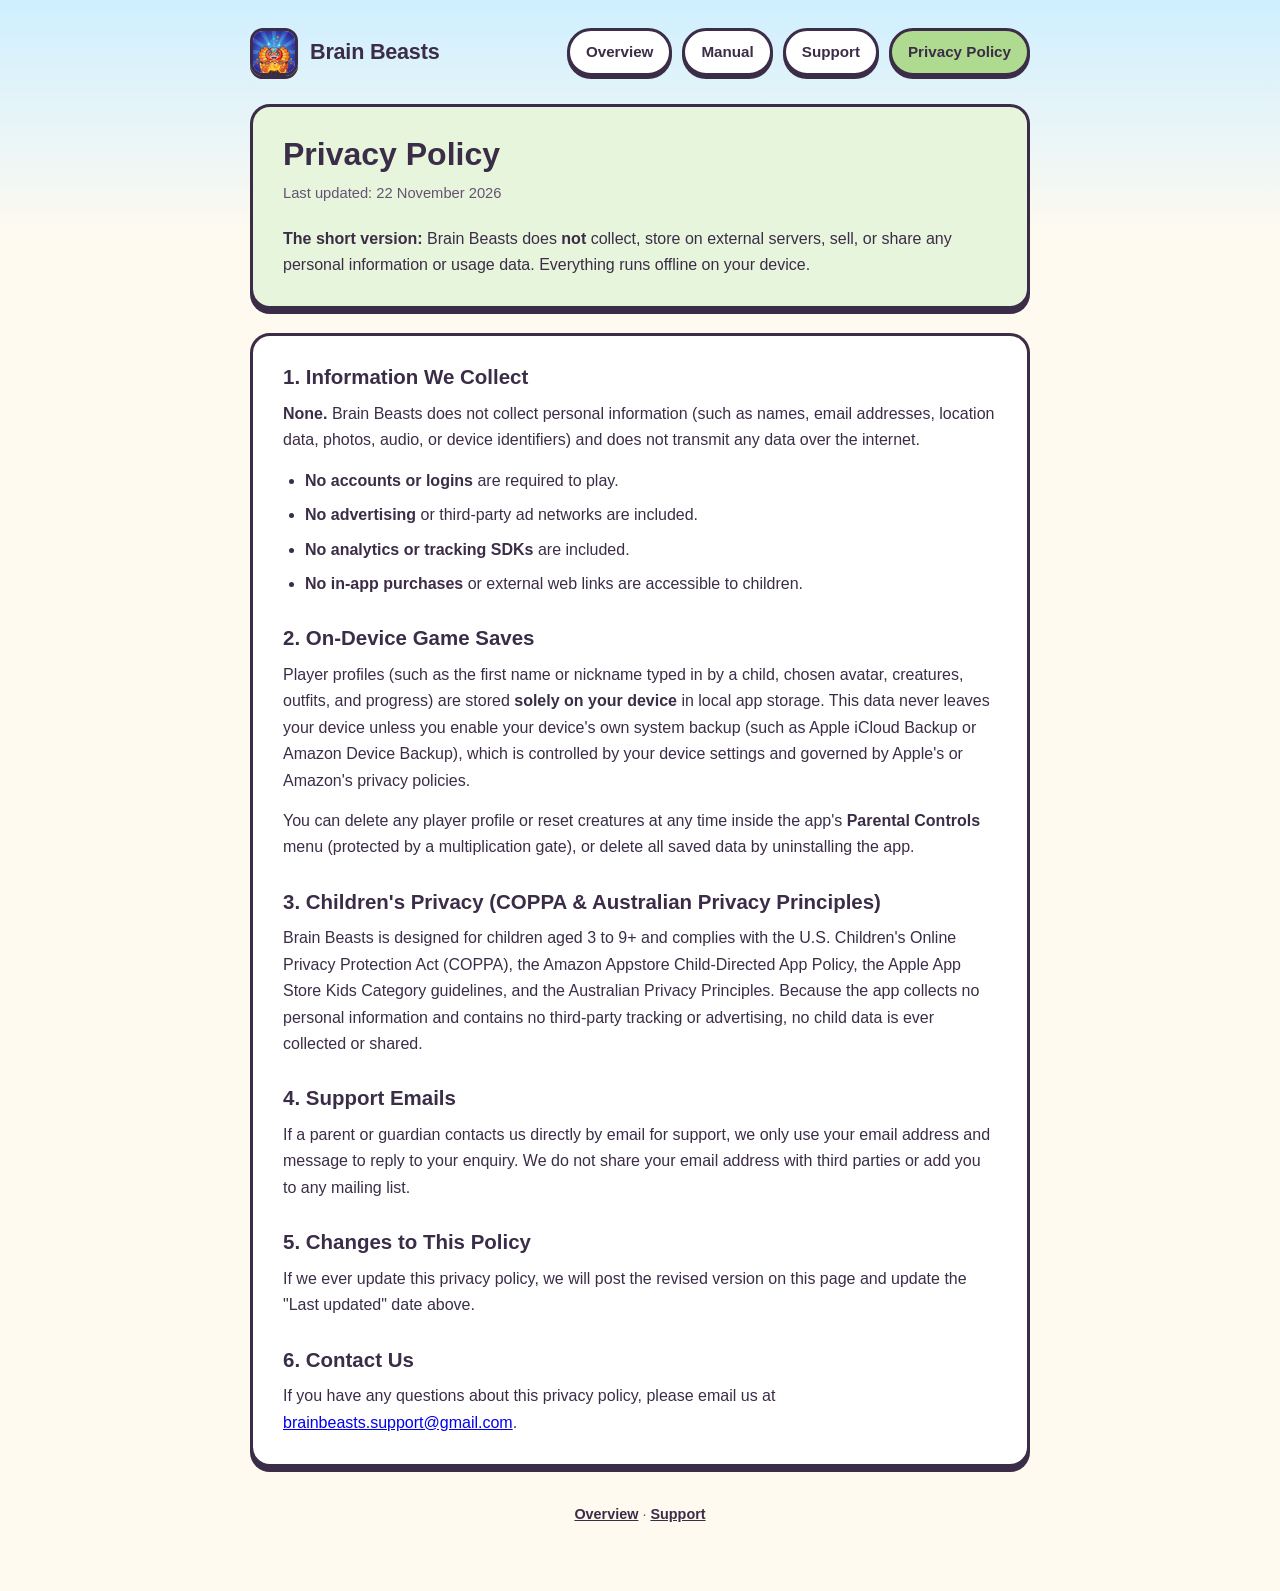
<file: privacy.html>
<!DOCTYPE html>
<html lang="en-AU">
<head>
  <meta charset="utf-8">
  <meta name="viewport" content="width=device-width, initial-scale=1">
  <title>Privacy Policy — Brain Beasts</title>
  <link rel="icon" type="image/png" href="icon.png">
  <link rel="apple-touch-icon" href="icon.png">
  <link rel="stylesheet" href="style.css">
</head>
<body>
  <div class="wrap">
    <header class="site-header">
      <a class="brand" href="index.html">
        <img class="brand-icon" src="icon.png" alt="">
        <span>Brain Beasts</span>
      </a>
      <nav class="site-nav" aria-label="Main">
        <a href="index.html">Overview</a>
        <a href="manual.html">Manual</a>
        <a href="support.html">Support</a>
        <a href="privacy.html" class="active">Privacy Policy</a>
      </nav>
    </header>

    <main>
      <section class="card highlight">
        <h1>Privacy Policy</h1>
        <p class="meta">Last updated: 22 November 2026</p>
        <p>
          <strong>The short version:</strong> Brain Beasts does <strong>not</strong> collect,
          store on external servers, sell, or share any personal information or usage data.
          Everything runs offline on your device.
        </p>
      </section>

      <section class="card">
        <h2>1. Information We Collect</h2>
        <p>
          <strong>None.</strong> Brain Beasts does not collect personal information (such as
          names, email addresses, location data, photos, audio, or device identifiers) and does not
          transmit any data over the internet.
        </p>
        <ul>
          <li><strong>No accounts or logins</strong> are required to play.</li>
          <li><strong>No advertising</strong> or third-party ad networks are included.</li>
          <li><strong>No analytics or tracking SDKs</strong> are included.</li>
          <li><strong>No in-app purchases</strong> or external web links are accessible to children.</li>
        </ul>

        <h2>2. On-Device Game Saves</h2>
        <p>
          Player profiles (such as the first name or nickname typed in by a child, chosen avatar,
          creatures, outfits, and progress) are stored <strong>solely on your device</strong> in
          local app storage. This data never leaves your device unless you enable your device's own
          system backup (such as Apple iCloud Backup or Amazon Device Backup), which is controlled
          by your device settings and governed by Apple's or Amazon's privacy policies.
        </p>
        <p>
          You can delete any player profile or reset creatures at any time inside the app's
          <strong>Parental Controls</strong> menu (protected by a multiplication gate), or delete
          all saved data by uninstalling the app.
        </p>

        <h2>3. Children's Privacy (COPPA &amp; Australian Privacy Principles)</h2>
        <p>
          Brain Beasts is designed for children aged 3 to 9+ and complies with the U.S.
          Children's Online Privacy Protection Act (COPPA), the Amazon Appstore Child-Directed App
          Policy, the Apple App Store Kids Category guidelines, and the Australian Privacy
          Principles. Because the app collects no personal information and contains no third-party
          tracking or advertising, no child data is ever collected or shared.
        </p>

        <h2>4. Support Emails</h2>
        <p>
          If a parent or guardian contacts us directly by email for support, we only use your email
          address and message to reply to your enquiry. We do not share your email address with
          third parties or add you to any mailing list.
        </p>

        <h2>5. Changes to This Policy</h2>
        <p>
          If we ever update this privacy policy, we will post the revised version on this page and
          update the "Last updated" date above.
        </p>

        <h2>6. Contact Us</h2>
        <p>
          If you have any questions about this privacy policy, please email us at
          <a href="mailto:brainbeasts.support@gmail.com">brainbeasts.support@gmail.com</a>.
        </p>
      </section>
    </main>

    <footer class="site-footer">
      <p>
        <a href="index.html">Overview</a> &middot;
        <a href="support.html">Support</a>
      </p>
    </footer>
  </div>
</body>
</html>
</file>
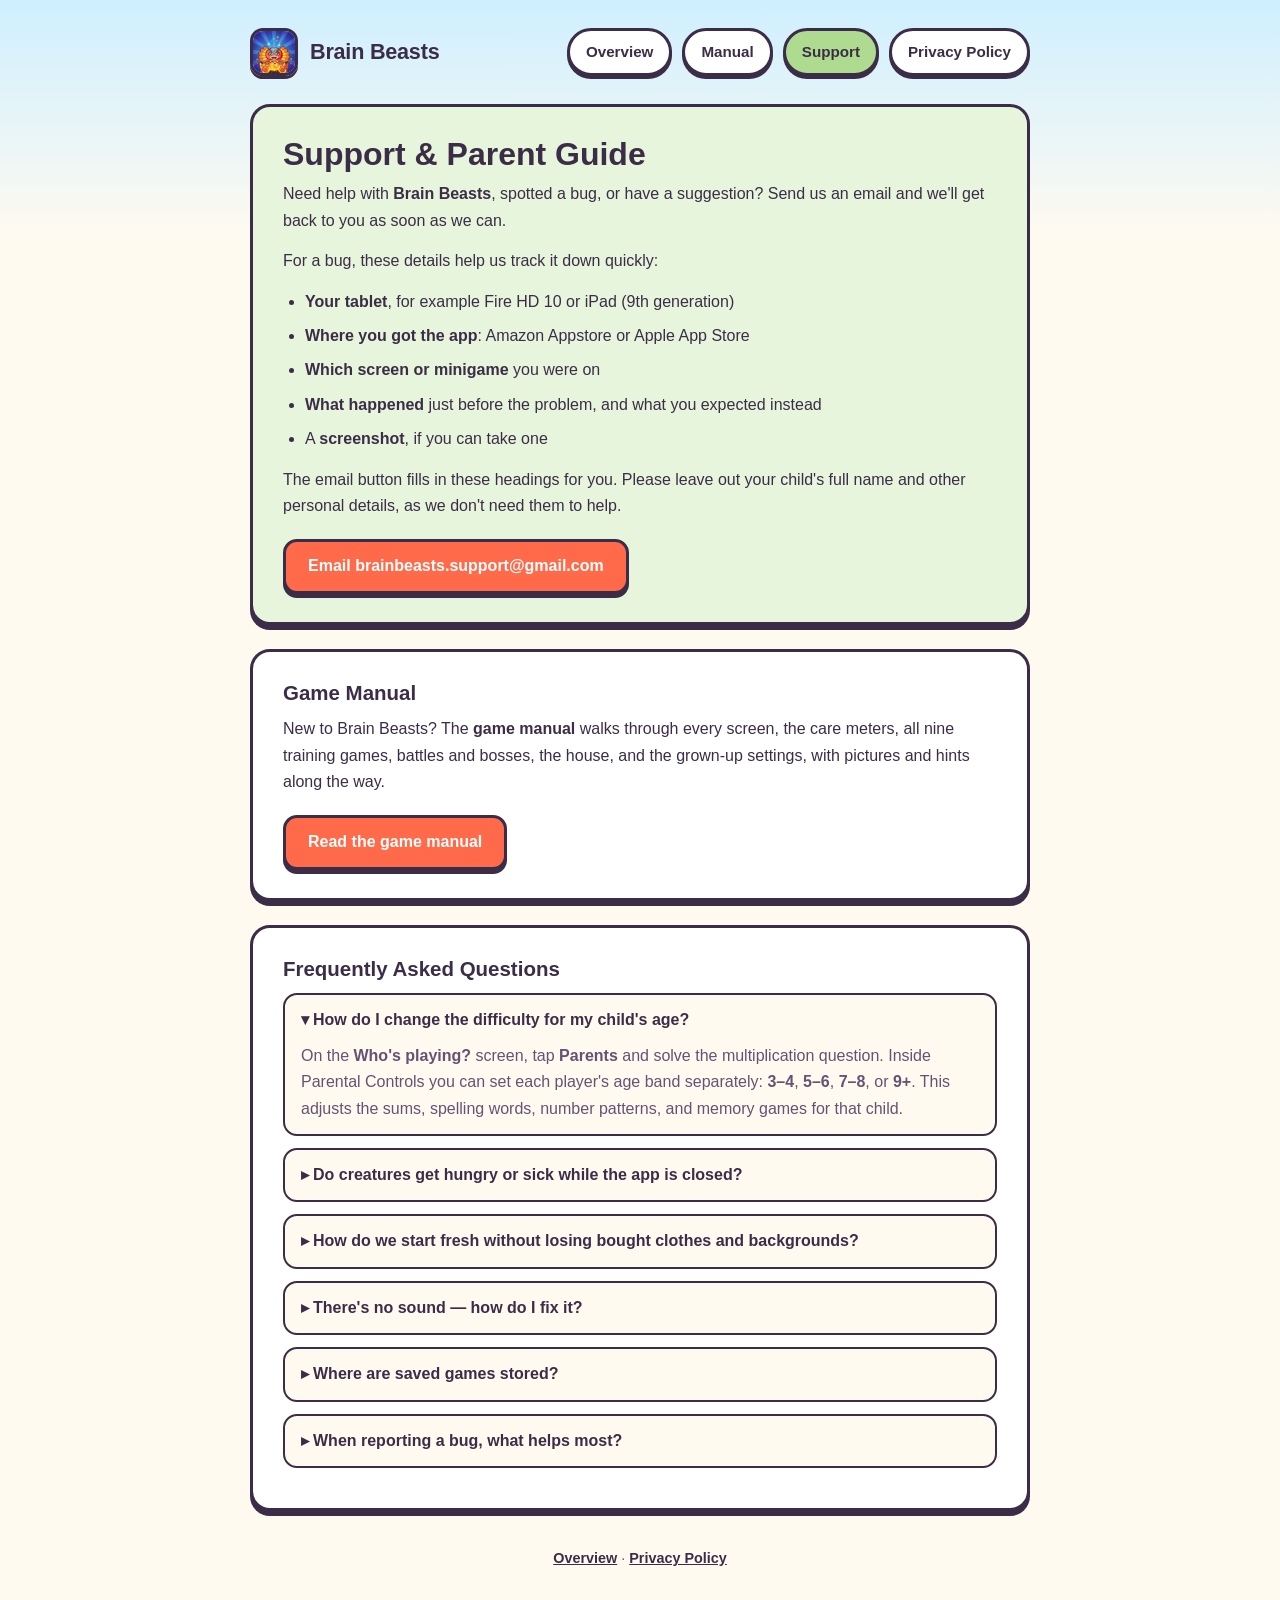
<file: support.html>
<!DOCTYPE html>
<html lang="en-AU">
<head>
  <meta charset="utf-8">
  <meta name="viewport" content="width=device-width, initial-scale=1">
  <title>Support — Brain Beasts</title>
  <link rel="icon" type="image/png" href="icon.png">
  <link rel="apple-touch-icon" href="icon.png">
  <link rel="stylesheet" href="style.css">
</head>
<body>
  <div class="wrap">
    <header class="site-header">
      <a class="brand" href="index.html">
        <img class="brand-icon" src="icon.png" alt="">
        <span>Brain Beasts</span>
      </a>
      <nav class="site-nav" aria-label="Main">
        <a href="index.html">Overview</a>
        <a href="manual.html">Manual</a>
        <a href="support.html" class="active">Support</a>
        <a href="privacy.html">Privacy Policy</a>
      </nav>
    </header>

    <main>
      <section class="card highlight">
        <h1>Support &amp; Parent Guide</h1>
        <p>
          Need help with <strong>Brain Beasts</strong>, spotted a bug, or have a suggestion?
          Send us an email and we'll get back to you as soon as we can.
        </p>
        <p>For a bug, these details help us track it down quickly:</p>
        <ul>
          <li><strong>Your tablet</strong>, for example Fire HD 10 or iPad (9th generation)</li>
          <li><strong>Where you got the app</strong>: Amazon Appstore or Apple App Store</li>
          <li><strong>Which screen or minigame</strong> you were on</li>
          <li><strong>What happened</strong> just before the problem, and what you expected instead</li>
          <li>A <strong>screenshot</strong>, if you can take one</li>
        </ul>
        <p>
          The email button fills in these headings for you. Please leave out your child's full name
          and other personal details, as we don't need them to help.
        </p>
        <a class="btn" href="mailto:brainbeasts.support@gmail.com?subject=Brain%20Beasts%20Support&amp;body=Tablet%20model%3A%20%0AWhere%20you%20got%20the%20app%20(Amazon%20or%20Apple)%3A%20%0AWhich%20screen%20or%20game%3A%20%0AWhat%20happened%3A%20%0A%0A">
          Email brainbeasts.support@gmail.com
        </a>
      </section>

      <section class="card">
        <h2>Game Manual</h2>
        <p>
          New to Brain Beasts? The <strong>game manual</strong> walks through every screen,
          the care meters, all nine training games, battles and bosses, the house, and the grown-up
          settings, with pictures and hints along the way.
        </p>
        <a class="btn" href="manual.html">Read the game manual</a>
      </section>

      <section class="card">
        <h2>Frequently Asked Questions</h2>

        <details open>
          <summary>How do I change the difficulty for my child's age?</summary>
          <p>
            On the <strong>Who's playing?</strong> screen, tap <strong>Parents</strong> and solve
            the multiplication question. Inside Parental Controls you can set each player's age band
            separately: <strong>3–4</strong>, <strong>5–6</strong>, <strong>7–8</strong>, or
            <strong>9+</strong>. This adjusts the sums, spelling words, number patterns, and memory
            games for that child.
          </p>
        </details>

        <details>
          <summary>Do creatures get hungry or sick while the app is closed?</summary>
          <p>
            No. All meters pause automatically whenever the app is closed or the tablet is asleep.
            Kids can put the tablet down for days and come back to find their creatures just as they
            left them.
          </p>
        </details>

        <details>
          <summary>How do we start fresh without losing bought clothes and backgrounds?</summary>
          <p>
            Open <strong>Parents</strong> on the player select screen and tap
            <strong>Reset creatures</strong> next to the player's name. This lets them pick two
            fresh starter eggs while keeping all coins, outfits, and backgrounds they have already
            bought or unlocked.
          </p>
        </details>

        <details>
          <summary>There's no sound — how do I fix it?</summary>
          <p>
            Check that your tablet's volume is turned up and that the silent / mute switch is off.
            On some tablets, sound activates right after your first tap inside the app.
          </p>
        </details>

        <details>
          <summary>Where are saved games stored?</summary>
          <p>
            All player profiles are saved directly on your tablet with no account required. Because
            the app works completely offline, uninstalling the app will remove local saves unless
            your tablet's system backup is enabled.
          </p>
        </details>

        <details>
          <summary>When reporting a bug, what helps most?</summary>
          <p>
            Your tablet model, where you got the app, the screen you were on, and what happened just
            before the issue. The checklist at the top of this page has the full list, and the email
            button fills in the headings for you. Screenshots are always welcome!
          </p>
        </details>
      </section>
    </main>

    <footer class="site-footer">
      <p>
        <a href="index.html">Overview</a> &middot;
        <a href="privacy.html">Privacy Policy</a>
      </p>
    </footer>
  </div>
</body>
</html>
</file>
<file: style.css>
/* Storybook Meadow static site styles for Privacy Policy & Support pages.
   Matches the game's warm paper palette and plum ink outlines, with zero external dependencies. */

:root {
  --paper: #fffaf0;
  --card: #ffffff;
  --ink: #3b2d47;
  --ink-soft: #645373;
  --meadow: #aedb8f;
  --meadow-light: #e7f5dc;
  --sky: #cfefff;
  --accent: #ff6b4a;
  --accent-dark: #d94e32;
  --gold: #ffd35c;
  --edge: 3px solid var(--ink);
  --lift: 0 5px 0 var(--ink);
  --radius: 20px;
}

* {
  box-sizing: border-box;
}

html, body {
  margin: 0;
  padding: 0;
  background: linear-gradient(180deg, var(--sky) 0%, var(--paper) 240px, var(--paper) 100%);
  color: var(--ink);
  font-family: -apple-system, BlinkMacSystemFont, "Segoe UI", Roboto, "Helvetica Neue", Arial, sans-serif;
  line-height: 1.65;
  -webkit-font-smoothing: antialiased;
}

.wrap {
  max-width: 820px;
  margin: 0 auto;
  padding: 28px 20px 64px;
}

header.site-header {
  display: flex;
  flex-wrap: wrap;
  align-items: center;
  justify-content: space-between;
  gap: 14px;
  margin-bottom: 28px;
}

.brand {
  display: inline-flex;
  align-items: center;
  gap: 12px;
  text-decoration: none;
  color: var(--ink);
  font-weight: 800;
  font-size: 1.35rem;
  letter-spacing: -0.01em;
}

.brand-icon {
  width: 48px;
  height: 48px;
  border-radius: 13px;
  border: var(--edge);
  box-shadow: 0 3px 0 var(--ink);
  display: block;
  flex: none;
}

.hero-brand {
  display: flex;
  flex-wrap: wrap;
  align-items: center;
  gap: 18px;
  margin-bottom: 18px;
}

.hero-icon {
  width: 92px;
  height: 92px;
  border-radius: 22px;
  border: var(--edge);
  box-shadow: 0 5px 0 var(--ink);
  display: block;
  flex: none;
}

.hero-wordmark {
  width: min(270px, 68vw);
  height: auto;
  display: block;
  filter: drop-shadow(0 3px 0 rgba(59, 45, 71, 0.2));
}

nav.site-nav {
  display: flex;
  flex-wrap: wrap;
  gap: 10px;
}

nav.site-nav a {
  text-decoration: none;
  color: var(--ink);
  font-weight: 700;
  font-size: 0.95rem;
  padding: 8px 16px;
  border-radius: 999px;
  background: var(--card);
  border: var(--edge);
  box-shadow: 0 3px 0 var(--ink);
  transition: transform 0.08s ease, box-shadow 0.08s ease;
}

nav.site-nav a:hover {
  transform: translateY(-1px);
}

nav.site-nav a.active {
  background: var(--meadow);
}

.card {
  background: var(--card);
  border: var(--edge);
  border-radius: var(--radius);
  box-shadow: var(--lift);
  padding: 28px 30px;
  margin-bottom: 24px;
}

.card.highlight {
  background: var(--meadow-light);
}

h1 {
  margin: 0 0 8px;
  font-size: 2rem;
  line-height: 1.2;
}

h2 {
  margin: 28px 0 10px;
  font-size: 1.28rem;
  line-height: 1.3;
}

h2:first-child {
  margin-top: 0;
}

p {
  margin: 0 0 14px;
}

p:last-child {
  margin-bottom: 0;
}

ul {
  margin: 0 0 14px;
  padding-left: 22px;
}

li {
  margin-bottom: 8px;
}

.meta {
  color: var(--ink-soft);
  font-size: 0.92rem;
  margin-bottom: 20px;
}

.pill-row {
  display: flex;
  flex-wrap: wrap;
  gap: 10px;
  margin: 18px 0 4px;
}

.pill {
  display: inline-flex;
  align-items: center;
  gap: 6px;
  padding: 6px 14px;
  border-radius: 999px;
  background: var(--paper);
  border: 2.5px solid var(--ink);
  font-weight: 700;
  font-size: 0.9rem;
}

.btn {
  display: inline-block;
  text-decoration: none;
  color: #ffffff;
  background: var(--accent);
  border: var(--edge);
  border-radius: 14px;
  box-shadow: 0 4px 0 var(--ink);
  padding: 11px 22px;
  font-weight: 800;
  font-size: 1rem;
  margin-top: 6px;
}

.btn:hover {
  background: var(--accent-dark);
}

details {
  border: 2.5px solid var(--ink);
  border-radius: 14px;
  padding: 12px 16px;
  margin-bottom: 12px;
  background: var(--paper);
}

details summary {
  cursor: pointer;
  font-weight: 800;
  list-style: none;
}

details summary::-webkit-details-marker {
  display: none;
}

details summary::before {
  content: "▸ ";
  display: inline-block;
  margin-right: 4px;
}

details[open] summary::before {
  content: "▾ ";
}

details p {
  margin-top: 10px;
  color: var(--ink-soft);
}

footer.site-footer {
  text-align: center;
  color: var(--ink-soft);
  font-size: 0.9rem;
  margin-top: 36px;
}

footer.site-footer a {
  color: var(--ink);
  font-weight: 700;
}

@media (max-width: 600px) {
  .card {
    padding: 20px 18px;
  }
  h1 {
    font-size: 1.6rem;
  }
}
</file>
